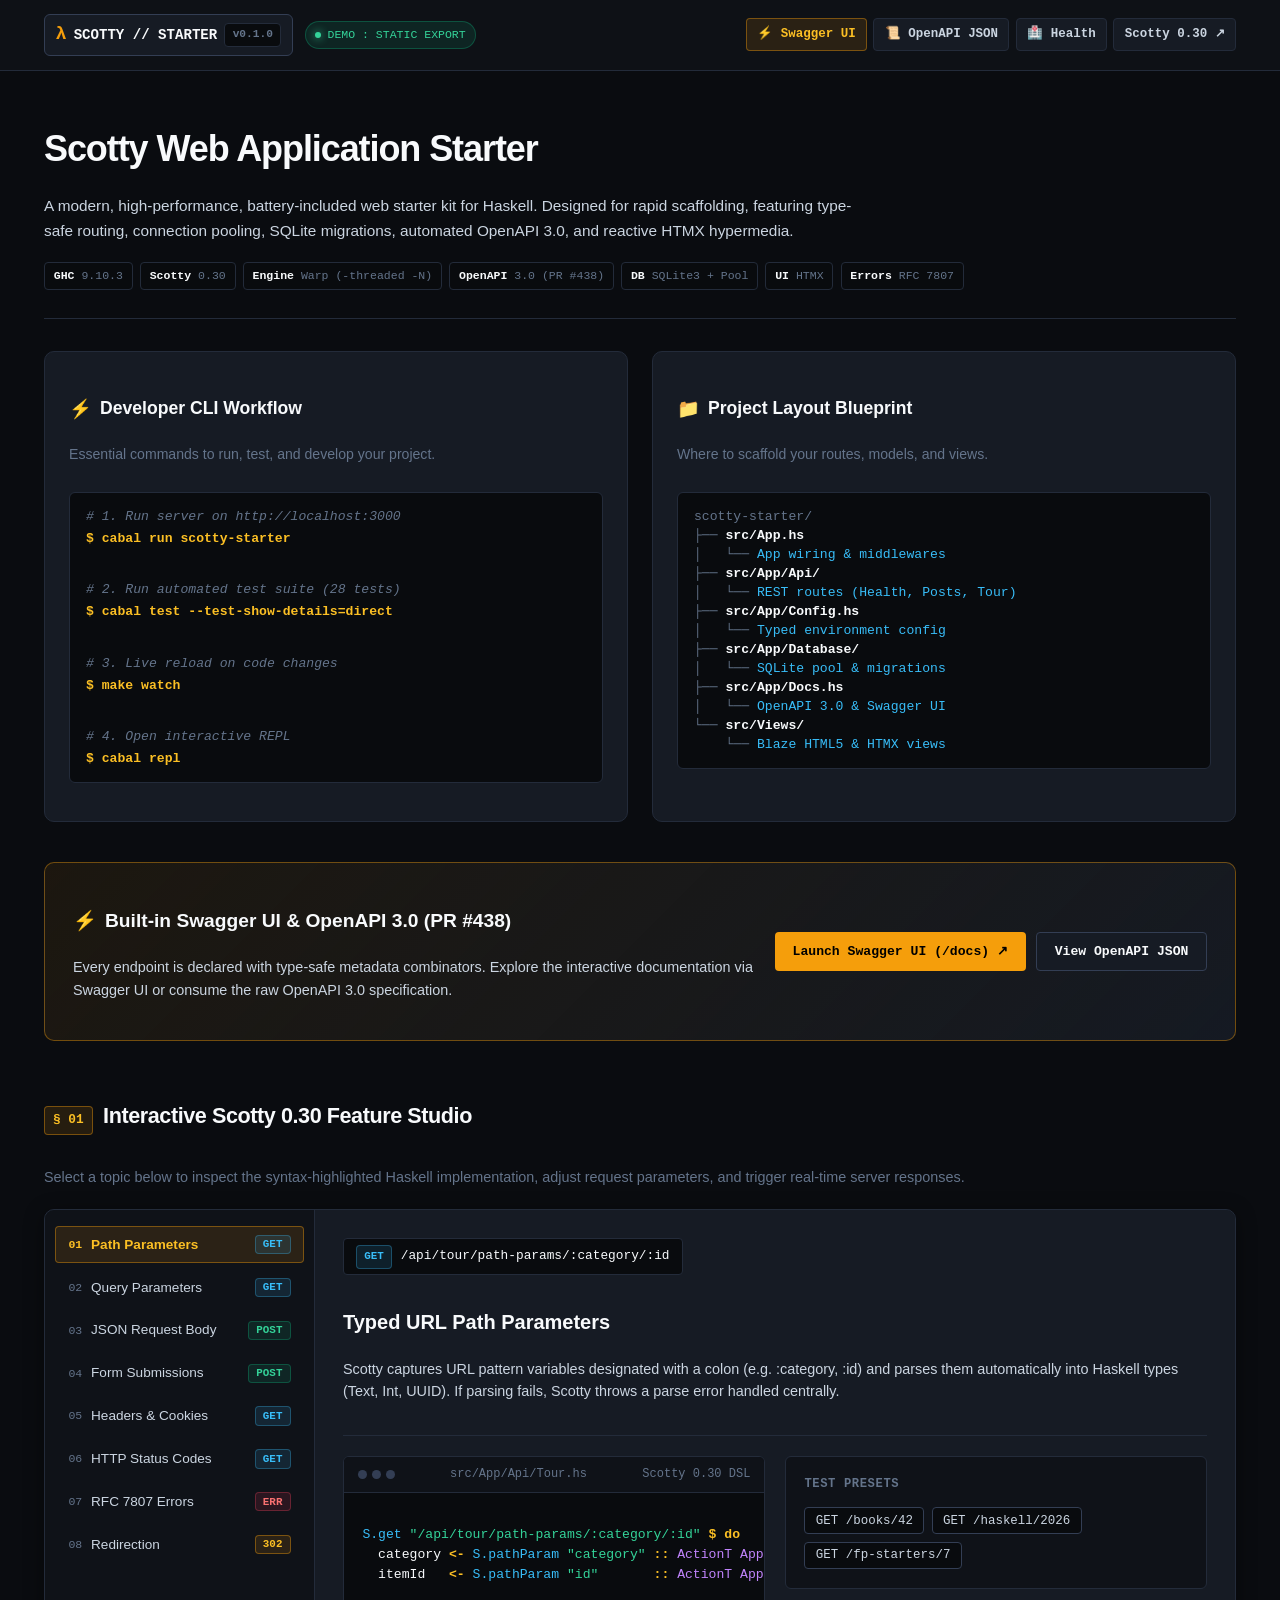
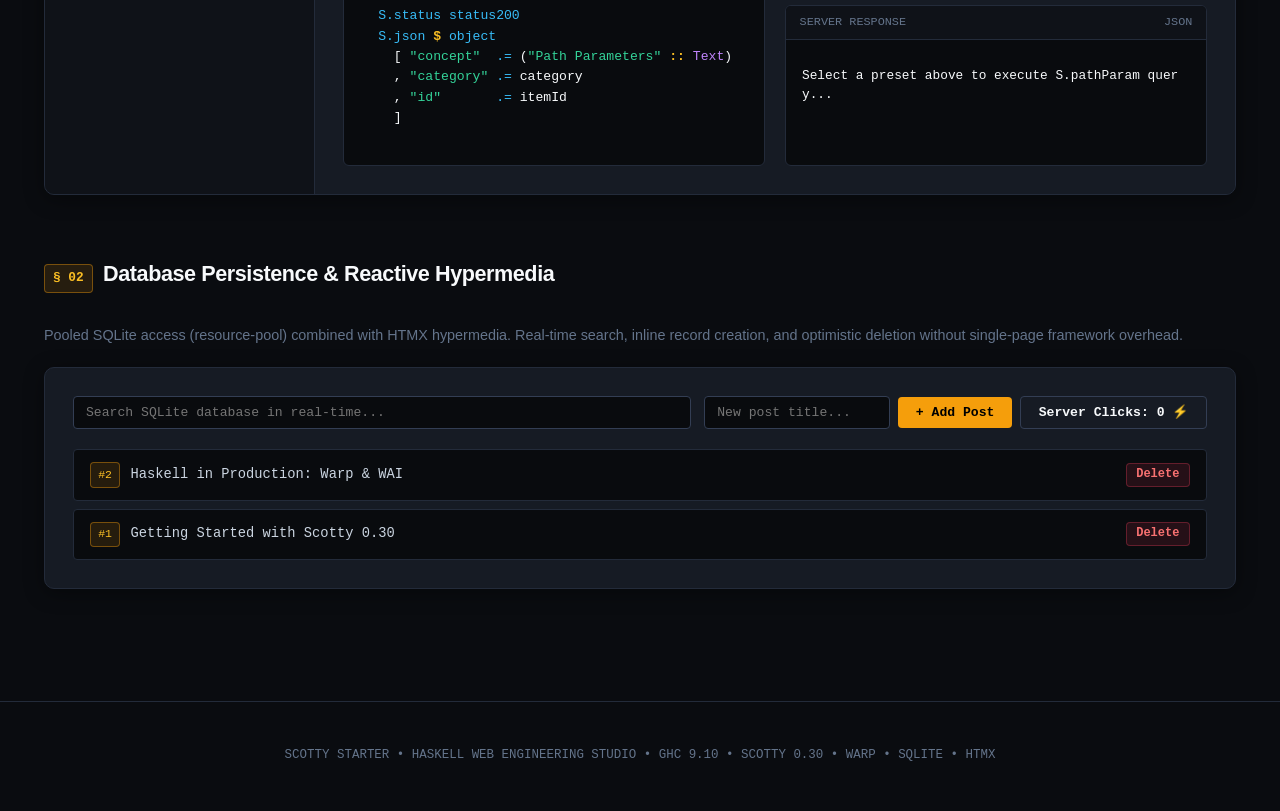
<file: docs/index.html>
<!DOCTYPE HTML>
<html><head><meta charset="utf-8"><meta name="viewport" content="width=device-width, initial-scale=1, maximum-scale=5"><meta name="description" content="Scotty Starter - Production-Ready Haskell Web Application Starter"><title>Scotty Starter // Haskell Web Engineering Studio</title><link rel="icon" href="./favicon.ico"><link rel="stylesheet" href="./css/pure.min.css"><link rel="stylesheet" href="./css/grids-responsive.min.css"><link rel="stylesheet" href="./css/style.css"><script src="./js/htmx.min.js"></script><script>document.addEventListener('htmx:beforeSwap', function(evt) {
  evt.detail.shouldSwap = true;
  evt.detail.isError = false;
});
document.addEventListener('htmx:afterOnLoad', function(evt) {
  var target = evt.detail.target;
  if (target && target.classList.contains('console-output')) {
    try {
      var parsed = JSON.parse(target.textContent);
      target.textContent = JSON.stringify(parsed, null, 2);
    } catch(e) {}
  }
});
function switchTourTab(tabId) {
  var navItems = document.querySelectorAll('.studio-nav-item');
  var panes = document.querySelectorAll('.tour-pane');
  for (var i = 0; i < navItems.length; i++) {
    navItems[i].classList.remove('active');
  }
  for (var j = 0; j < panes.length; j++) {
    panes[j].classList.remove('active');
  }
  var activeBtn = document.querySelector('[data-tab="' + tabId + '"]');
  var activePane = document.getElementById('pane-' + tabId);
  if (activeBtn) activeBtn.classList.add('active');
  if (activePane) activePane.classList.add('active');
}
</script><script>
if ('serviceWorker' in navigator) {
  navigator.serviceWorker.register('./sw.js').then(function(reg) {
    console.log('Scotty SW registered with scope:', reg.scope);
  }).catch(function(err) {
    console.warn('SW registration failed:', err);
  });
}
(function() {
  if (window.__SCOTTY_MOCK_INSTALLED__) return;
  window.__SCOTTY_MOCK_INSTALLED__ = true;

  var clickCounter = 0;
  var nextPostId = 3;
  var posts = [
    { id: 2, title: "Haskell in Production: Warp & WAI" },
    { id: 1, title: "Getting Started with Scotty 0.30" }
  ];

  function escapeHtml(s) {
    return String(s).replace(/&/g, '&amp;').replace(/</g, '&lt;').replace(/>/g, '&gt;').replace(/"/g, '&quot;');
  }
  function renderPost(post) {
    return '<div class="post-card" id="post-' + post.id + '">
' +
      '<div class="post-info">
' +
      '<span class="post-id-chip">#' + post.id + '</span>
' +
      '<span class="post-title">' + escapeHtml(post.title) + '</span>
' +
      '</div>
' +
      '<button class="btn-del" hx-delete="./partials/posts/' + post.id + '" hx-target="#post-' + post.id + '" hx-swap="outerHTML" hx-confirm="Delete this record from SQLite database?">Delete</button>
' +
      '</div>';
  }

  function handleMock(method, urlStr, bodyStr) {
    var url = new URL(urlStr, window.location.href);
    var p = url.pathname;
    method = method.toUpperCase();

    // 1. Path Params
    var m = p.match(/\/api\/tour\/path-params\/([^/]+)\/([^/]+)/);
    if (m && method === 'GET') {
      return { status: 200, ct: 'application/json; charset=utf-8', body: JSON.stringify({
        concept: "Path Parameters",
        category: decodeURIComponent(m[1]),
        id: parseInt(m[2], 10) || m[2]
      }, null, 2) };
    }

    // 2. Query Params
    if (p.indexOf('/api/tour/query-params') !== -1 && method === 'GET') {
      var raw = [];
      url.searchParams.forEach(function(v, k) { raw.push([k, v]); });
      var filter = url.searchParams.get('filter');
      var limit = url.searchParams.get('limit') ? parseInt(url.searchParams.get('limit'), 10) : null;
      return { status: 200, ct: 'application/json; charset=utf-8', body: JSON.stringify({
        concept: "Query Parameters",
        filter: filter,
        limit: limit,
        raw_queries: raw
      }, null, 2) };
    }

    // 3. JSON body
    if (p.indexOf('/api/tour/json-body') !== -1 && method === 'POST') {
      try {
        var parsed = JSON.parse(bodyStr || '{}');
        return { status: 201, ct: 'application/json; charset=utf-8', body: JSON.stringify({
          concept: "JSON Deserialization",
          parsed: parsed
        }, null, 2) };
      } catch(e) {
        return { status: 400, ct: 'application/problem+json; charset=utf-8', body: JSON.stringify({
          type: "about:blank",
          title: "Malformed JSON Request",
          status: 400,
          detail: e.message
        }, null, 2) };
      }
    }

    // 4. Form Params
    if (p.indexOf('/api/tour/form-params') !== -1 && method === 'POST') {
      var sp = new URLSearchParams(bodyStr || '');
      return { status: 201, ct: 'application/json; charset=utf-8', body: JSON.stringify({
        concept: "Form Data Parsing",
        username: sp.get('username') || '',
        email: sp.get('email') || '',
        newsletter: sp.get('newsletter') ? true : null
      }, null, 2) };
    }

    // 5. Headers & Cookies
    if (p.indexOf('/api/tour/headers-and-cookies') !== -1 && method === 'GET') {
      return { status: 200, ct: 'application/json; charset=utf-8', body: JSON.stringify({
        concept: "Headers & Cookies",
        user_agent: navigator.userAgent,
        cookie: "visited=true"
      }, null, 2) };
    }

    // 6. Status Codes
    var scMatch = p.match(/\/api\/tour\/status-codes\/(\d+)/);
    if (scMatch && method === 'GET') {
      var code = parseInt(scMatch[1], 10);
      if (code === 204) {
        return { status: 204, ct: 'text/plain; charset=utf-8', body: '' };
      }
      return { status: code, ct: 'application/json; charset=utf-8', body: JSON.stringify({
        concept: "Status Codes",
        status_code: code
      }, null, 2) };
    }

    // 7. Errors
    var errMatch = p.match(/\/api\/tour\/errors\/([^/]+)/);
    if (errMatch && method === 'GET') {
      var errType = errMatch[1];
      if (errType === 'missing-query') {
        return { status: 400, ct: 'application/problem+json; charset=utf-8', body: JSON.stringify({
          type: "about:blank",
          title: "Missing Query Parameter",
          status: 400,
          detail: "Missing: required_param"
        }, null, 2) };
      } else {
        return { status: 400, ct: 'application/problem+json; charset=utf-8', body: JSON.stringify({
          type: "about:blank",
          title: "Parameter Parse Failure",
          status: 400,
          detail: "Cannot parse: numeric_field (expected Int)"
        }, null, 2) };
      }
    }

    // 8. Health
    if (p.indexOf('/healthz') !== -1) {
      return { status: 200, ct: 'application/json; charset=utf-8', body: JSON.stringify({
        status: "ok",
        app: "scotty-starter",
        version: "0.1.0",
        runtime: "GHC 9.10.3 / Warp / GitHub Pages Static",
        pool_stats: { available: 10, in_use: 0 }
      }, null, 2) };
    }

    // 9. Counter
    if (p.indexOf('/partials/counter') !== -1 && method === 'POST') {
      clickCounter++;
      return { status: 200, ct: 'text/html; charset=utf-8', body: '<button class="btn-secondary" id="counter-btn" hx-post="./partials/counter" hx-target="#counter-btn" hx-swap="outerHTML">Server Clicks: ' + clickCounter + ' ⚡</button>' };
    }

    // 10. Posts search
    if (p.indexOf('/partials/posts/search') !== -1 && method === 'GET') {
      var q = (url.searchParams.get('q') || '').toLowerCase();
      var filtered = posts.filter(function(x) { return x.title.toLowerCase().indexOf(q) !== -1; });
      var html = "";
      if (filtered.length === 0) {
        html = '<div style="grid-column: 1 / -1; padding: 2rem; text-align: center; color: var(--text-dim);">No matching SQLite records found for "' + escapeHtml(q) + '".</div>';
      } else {
        html = filtered.map(renderPost).join('
');
      }
      return { status: 200, ct: 'text/html; charset=utf-8', body: html };
    }

    // 11. Add post
    if (p.indexOf('/partials/posts') !== -1 && method === 'POST') {
      var formP = new URLSearchParams(bodyStr || '');
      var title = (formP.get('title') || 'Untitled Entry').trim();
      var np = { id: nextPostId++, title: title };
      posts.unshift(np);
      return { status: 200, ct: 'text/html; charset=utf-8', body: renderPost(np) };
    }

    // 12. Delete post
    var delMatch = p.match(/\/partials\/posts\/(\d+)/);
    if (delMatch && method === 'DELETE') {
      var delId = parseInt(delMatch[1], 10);
      posts = posts.filter(function(x) { return x.id !== delId; });
      return { status: 200, ct: 'text/html; charset=utf-8', body: '' };
    }

    return null;
  }

  var origOpen = XMLHttpRequest.prototype.open;
  var origSend = XMLHttpRequest.prototype.send;

  XMLHttpRequest.prototype.open = function(method, url) {
    this._method = method;
    this._url = url;
    return origOpen.apply(this, arguments);
  };

  XMLHttpRequest.prototype.send = function(body) {
    var self = this;
    if (navigator.serviceWorker && navigator.serviceWorker.controller) {
      return origSend.apply(this, arguments);
    }
    var mock = handleMock(self._method, self._url, body);
    if (mock) {
      setTimeout(function() {
        Object.defineProperty(self, 'readyState', { value: 4, writable: false });
        Object.defineProperty(self, 'status', { value: mock.status, writable: false });
        Object.defineProperty(self, 'statusText', { value: mock.status === 204 ? 'No Content' : 'OK', writable: false });
        Object.defineProperty(self, 'responseText', { value: mock.body, writable: false });
        Object.defineProperty(self, 'response', { value: mock.body, writable: false });
        self.getResponseHeader = function(h) {
          if (h.toLowerCase() === 'content-type') return mock.ct;
          return null;
        };
        self.getAllResponseHeaders = function() {
          return 'content-type: ' + mock.ct + '
';
        };
        if (typeof self.onreadystatechange === 'function') self.onreadystatechange();
        if (typeof self.onload === 'function') self.onload();
      }, 30);
      return;
    }
    return origSend.apply(this, arguments);
  };

  var origFetch = window.fetch;
  window.fetch = function(input, init) {
    if (navigator.serviceWorker && navigator.serviceWorker.controller) {
      return origFetch.apply(this, arguments);
    }
    var urlStr = typeof input === 'string' ? input : (input && input.url ? input.url : '');
    var method = (init && init.method) || 'GET';
    var body = (init && init.body) || '';
    var mock = handleMock(method, urlStr, body);
    if (mock) {
      return Promise.resolve(new Response(mock.body, {
        status: mock.status,
        headers: { 'Content-Type': mock.ct }
      }));
    }
    return origFetch.apply(this, arguments);
  };
})();
</script></head><body><header class="topbar"><div class="topbar-inner"><div class="brand-wrapper"><a class="brand-badge" href="./"><span class="lambda-glyph">λ</span><span>SCOTTY // STARTER</span><span class="version-pill">v0.1.0</span></a><div class="status-pill"><span class="pulse-dot"></span><span>DEMO : STATIC EXPORT</span></div></div><div class="nav-cluster"><a class="nav-btn swagger-btn" href="./docs.html">⚡ Swagger UI</a><a class="nav-btn" href="./openapi.json">📜 OpenAPI JSON</a><a class="nav-btn" href="./healthz">🏥 Health</a><a class="nav-btn" href="https://github.com/scotty-web/scotty" target="_blank">Scotty 0.30 ↗</a></div></div></header><main class="workbench-container"><div class="masthead"><h1 class="masthead-title">Scotty Web Application Starter</h1><p class="masthead-sub">A modern, high-performance, battery-included web starter kit for Haskell. Designed for rapid scaffolding, featuring type-safe routing, connection pooling, SQLite migrations, automated OpenAPI 3.0, and reactive HTMX hypermedia.</p><div class="spec-strip"><span class="spec-chip"><strong>GHC </strong>9.10.3</span><span class="spec-chip"><strong>Scotty </strong>0.30</span><span class="spec-chip"><strong>Engine </strong>Warp (-threaded -N)</span><span class="spec-chip"><strong>OpenAPI </strong>3.0 (PR #438)</span><span class="spec-chip"><strong>DB </strong>SQLite3 + Pool</span><span class="spec-chip"><strong>UI </strong>HTMX</span><span class="spec-chip"><strong>Errors </strong>RFC 7807</span></div></div><div class="scaffold-grid"><div class="scaffold-card"><h3 class="scaffold-card-title"><span class="lambda-glyph">⚡</span><span>Developer CLI Workflow</span></h3><p class="scaffold-card-desc">Essential commands to run, test, and develop your project.</p><pre class="cli-cheatsheet"><span class="comment"># 1. Run server on http://localhost:3000
</span><span class="cmd">$ cabal run scotty-starter

</span><span class="comment"># 2. Run automated test suite (28 tests)
</span><span class="cmd">$ cabal test --test-show-details=direct

</span><span class="comment"># 3. Live reload on code changes
</span><span class="cmd">$ make watch

</span><span class="comment"># 4. Open interactive REPL
</span><span class="cmd">$ cabal repl</span></pre></div><div class="scaffold-card"><h3 class="scaffold-card-title"><span class="lambda-glyph">📁</span><span>Project Layout Blueprint</span></h3><p class="scaffold-card-desc">Where to scaffold your routes, models, and views.</p><pre class="tree-list">scotty-starter/
├── <strong>src/App.hs</strong>
│   └── <span class="tag">App wiring &amp; middlewares
</span>├── <strong>src/App/Api/</strong>
│   └── <span class="tag">REST routes (Health, Posts, Tour)
</span>├── <strong>src/App/Config.hs</strong>
│   └── <span class="tag">Typed environment config
</span>├── <strong>src/App/Database/</strong>
│   └── <span class="tag">SQLite pool &amp; migrations
</span>├── <strong>src/App/Docs.hs</strong>
│   └── <span class="tag">OpenAPI 3.0 &amp; Swagger UI
</span>└── <strong>src/Views/</strong>
    └── <span class="tag">Blaze HTML5 &amp; HTMX views</span></pre></div></div><div class="swagger-banner"><div class="swagger-banner-content"><h3><span>⚡</span> Built-in Swagger UI &amp; OpenAPI 3.0 (PR #438)</h3><p>Every endpoint is declared with type-safe metadata combinators. Explore the interactive documentation via Swagger UI or consume the raw OpenAPI 3.0 specification.</p></div><div class="swagger-banner-actions"><a class="btn-primary" href="./docs.html">Launch Swagger UI (/docs) ↗</a><a class="btn-secondary" href="./openapi.json">View OpenAPI JSON</a></div></div><div class="section-header"><span class="section-num">§ 01</span><h2 class="section-title">Interactive Scotty 0.30 Feature Studio</h2></div><p class="section-desc">Select a topic below to inspect the syntax-highlighted Haskell implementation, adjust request parameters, and trigger real-time server responses.</p><div class="studio-container"><aside class="studio-sidebar"><button class="studio-nav-item active" data-tab="path-params" onclick="switchTourTab(&#39;path-params&#39;)"><span class="nav-label"><span class="nav-index">01</span><span>Path Parameters</span></span><span class="method-badge get">GET</span></button><button class="studio-nav-item" data-tab="query-params" onclick="switchTourTab(&#39;query-params&#39;)"><span class="nav-label"><span class="nav-index">02</span><span>Query Parameters</span></span><span class="method-badge get">GET</span></button><button class="studio-nav-item" data-tab="json-body" onclick="switchTourTab(&#39;json-body&#39;)"><span class="nav-label"><span class="nav-index">03</span><span>JSON Request Body</span></span><span class="method-badge post">POST</span></button><button class="studio-nav-item" data-tab="form-params" onclick="switchTourTab(&#39;form-params&#39;)"><span class="nav-label"><span class="nav-index">04</span><span>Form Submissions</span></span><span class="method-badge post">POST</span></button><button class="studio-nav-item" data-tab="headers-cookies" onclick="switchTourTab(&#39;headers-cookies&#39;)"><span class="nav-label"><span class="nav-index">05</span><span>Headers &amp; Cookies</span></span><span class="method-badge get">GET</span></button><button class="studio-nav-item" data-tab="status-codes" onclick="switchTourTab(&#39;status-codes&#39;)"><span class="nav-label"><span class="nav-index">06</span><span>HTTP Status Codes</span></span><span class="method-badge get">GET</span></button><button class="studio-nav-item" data-tab="error-handling" onclick="switchTourTab(&#39;error-handling&#39;)"><span class="nav-label"><span class="nav-index">07</span><span>RFC 7807 Errors</span></span><span class="method-badge err">ERR</span></button><button class="studio-nav-item" data-tab="redirection" onclick="switchTourTab(&#39;redirection&#39;)"><span class="nav-label"><span class="nav-index">08</span><span>Redirection</span></span><span class="method-badge redir">302</span></button></aside><div class="studio-stage"><div id="pane-path-params" class="tour-pane active"><div class="pane-header"><div class="pane-route"><span class="method-badge get">GET</span><span>/api/tour/path-params/:category/:id</span></div><h3 class="pane-title">Typed URL Path Parameters</h3><p class="pane-description">Scotty captures URL pattern variables designated with a colon (e.g. :category, :id) and parses them automatically into Haskell types (Text, Int, UUID). If parsing fails, Scotty throws a parse error handled centrally.</p></div><div class="studio-work-area"><div class="code-window"><div class="window-bar"><div class="window-dots"><span class="window-dot"></span><span class="window-dot"></span><span class="window-dot"></span></div><span>src/App/Api/Tour.hs</span><span>Scotty 0.30 DSL</span></div><pre class="code-snippet"><span class="syn-fn">S.get</span> <span class="syn-str">&quot;/api/tour/path-params/:category/:id&quot;</span> <span class="syn-kw">$</span> <span class="syn-kw">do</span>
  category <span class="syn-kw">&lt;-</span> <span class="syn-fn">S.pathParam</span> <span class="syn-str">&quot;category&quot;</span> <span class="syn-kw">::</span> <span class="syn-type">ActionT</span> <span class="syn-type">AppM</span> <span class="syn-type">Text</span>
  itemId   <span class="syn-kw">&lt;-</span> <span class="syn-fn">S.pathParam</span> <span class="syn-str">&quot;id&quot;</span>       <span class="syn-kw">::</span> <span class="syn-type">ActionT</span> <span class="syn-type">AppM</span> <span class="syn-type">Int</span>

  <span class="syn-fn">S.status</span> <span class="syn-fn">status200</span>
  <span class="syn-fn">S.json</span> <span class="syn-kw">$</span> <span class="syn-fn">object</span>
    [ <span class="syn-str">&quot;concept&quot;</span>  <span class="syn-fn">.=</span> (<span class="syn-str">&quot;Path Parameters&quot;</span> <span class="syn-kw">::</span> <span class="syn-type">Text</span>)
    , <span class="syn-str">&quot;category&quot;</span> <span class="syn-fn">.=</span> category
    , <span class="syn-str">&quot;id&quot;</span>       <span class="syn-fn">.=</span> itemId
    ]</pre></div><div class="test-panel"><div class="control-box"><span class="control-box-title">Test Presets</span><div class="preset-buttons"><button class="btn-preset" hx-get="./api/tour/path-params/books/42" hx-target="#console-path">GET /books/42</button><button class="btn-preset" hx-get="./api/tour/path-params/haskell/2026" hx-target="#console-path">GET /haskell/2026</button><button class="btn-preset" hx-get="./api/tour/path-params/fp-starters/7" hx-target="#console-path">GET /fp-starters/7</button></div></div><div class="console-box"><div class="console-bar"><span>SERVER RESPONSE</span><span>JSON</span></div><pre id="console-path" class="console-output">Select a preset above to execute S.pathParam query...</pre></div></div></div></div><div id="pane-query-params" class="tour-pane"><div class="pane-header"><div class="pane-route"><span class="method-badge get">GET</span><span>/api/tour/query-params?filter=...&amp;limit=...</span></div><h3 class="pane-title">Optional &amp; Required Query Parameters</h3><p class="pane-description">Scotty provides S.queryParam for required parameters (throwing QueryParameterNotFound if absent), S.queryParamMaybe for optional parameters (returning Maybe a), and S.queryParams for raw key-value pairs.</p></div><div class="studio-work-area"><div class="code-window"><div class="window-bar"><div class="window-dots"><span class="window-dot"></span><span class="window-dot"></span><span class="window-dot"></span></div><span>src/App/Api/Tour.hs</span><span>Scotty 0.30 DSL</span></div><pre class="code-snippet"><span class="syn-fn">S.get</span> <span class="syn-str">&quot;/api/tour/query-params&quot;</span> <span class="syn-kw">$</span> <span class="syn-kw">do</span>
  filterVal  <span class="syn-kw">&lt;-</span> <span class="syn-fn">S.queryParamMaybe</span> <span class="syn-str">&quot;filter&quot;</span> <span class="syn-kw">::</span> <span class="syn-type">ActionT</span> <span class="syn-type">AppM</span> (<span class="syn-type">Maybe</span> <span class="syn-type">Text</span>)
  limitVal   <span class="syn-kw">&lt;-</span> <span class="syn-fn">S.queryParamMaybe</span> <span class="syn-str">&quot;limit&quot;</span>  <span class="syn-kw">::</span> <span class="syn-type">ActionT</span> <span class="syn-type">AppM</span> (<span class="syn-type">Maybe</span> <span class="syn-type">Int</span>)
  rawQueries <span class="syn-kw">&lt;-</span> <span class="syn-fn">S.queryParams</span>

  <span class="syn-fn">S.status</span> <span class="syn-fn">status200</span>
  <span class="syn-fn">S.json</span> <span class="syn-kw">$</span> <span class="syn-fn">object</span>
    [ <span class="syn-str">&quot;concept&quot;</span>     <span class="syn-fn">.=</span> (<span class="syn-str">&quot;Query Parameters&quot;</span> <span class="syn-kw">::</span> <span class="syn-type">Text</span>)
    , <span class="syn-str">&quot;filter&quot;</span>      <span class="syn-fn">.=</span> filterVal
    , <span class="syn-str">&quot;limit&quot;</span>       <span class="syn-fn">.=</span> limitVal
    , <span class="syn-str">&quot;raw_queries&quot;</span> <span class="syn-fn">.=</span> rawQueries
    ]</pre></div><div class="test-panel"><div class="control-box"><span class="control-box-title">Test Presets</span><div class="preset-buttons"><button class="btn-preset" hx-get="./api/tour/query-params?filter=functional&amp;limit=5&amp;active=true" hx-target="#console-query">?filter=functional&amp;limit=5&amp;active=true</button><button class="btn-preset" hx-get="./api/tour/query-params?filter=haskell&amp;limit=2" hx-target="#console-query">?filter=haskell&amp;limit=2</button><button class="btn-preset" hx-get="./api/tour/query-params" hx-target="#console-query">Default (No query params)</button></div></div><div class="console-box"><div class="console-bar"><span>SERVER RESPONSE</span><span>JSON</span></div><pre id="console-query" class="console-output">Select a preset above to test query parameter parsing...</pre></div></div></div></div><div id="pane-json-body" class="tour-pane"><div class="pane-header"><div class="pane-route"><span class="method-badge post">POST</span><span>/api/tour/json-body</span></div><h3 class="pane-title">Typed JSON Deserialization via Aeson</h3><p class="pane-description">Using S.jsonData, Scotty streams and deserializes incoming JSON payloads directly into strongly-typed Haskell data records. Malformed JSON automatically triggers the centralized RFC 7807 error handler.</p></div><div class="studio-work-area"><div class="code-window"><div class="window-bar"><div class="window-dots"><span class="window-dot"></span><span class="window-dot"></span><span class="window-dot"></span></div><span>src/App/Api/Tour.hs</span><span>Scotty 0.30 DSL</span></div><pre class="code-snippet"><span class="syn-kw">data</span> <span class="syn-type">TourPayload</span> <span class="syn-kw">=</span> <span class="syn-type">TourPayload</span>
  { name   <span class="syn-kw">::</span> <span class="syn-kw">!</span><span class="syn-type">Text</span>
  , role   <span class="syn-kw">::</span> <span class="syn-kw">!</span><span class="syn-type">Text</span>
  , skills <span class="syn-kw">::</span> <span class="syn-kw">![</span><span class="syn-type">Text</span>]
  } <span class="syn-kw">deriving</span> (<span class="syn-type">Generic</span>, <span class="syn-type">FromJSON</span>, <span class="syn-type">ToJSON</span>)

<span class="syn-fn">S.post</span> <span class="syn-str">&quot;/api/tour/json-body&quot;</span> <span class="syn-kw">$</span> <span class="syn-kw">do</span>
  payload <span class="syn-kw">&lt;-</span> <span class="syn-fn">S.jsonData</span> <span class="syn-kw">::</span> <span class="syn-type">ActionT</span> <span class="syn-type">AppM</span> <span class="syn-type">TourPayload</span>
  <span class="syn-fn">S.status</span> <span class="syn-fn">status201</span>
  <span class="syn-fn">S.json</span> <span class="syn-kw">$</span> <span class="syn-fn">object</span>
    [ <span class="syn-str">&quot;concept&quot;</span> <span class="syn-fn">.=</span> (<span class="syn-str">&quot;JSON Deserialization&quot;</span> <span class="syn-kw">::</span> <span class="syn-type">Text</span>)
    , <span class="syn-str">&quot;parsed&quot;</span>  <span class="syn-fn">.=</span> payload
    ]</pre></div><div class="test-panel"><div class="control-box"><span class="control-box-title">Test Payloads</span><div class="preset-buttons"><button class="btn-primary" onclick="fetch(&#39;/api/tour/json-body&#39;, {method: &#39;POST&#39;, headers: {&#39;Content-Type&#39;: &#39;application/json&#39;}, body: JSON.stringify({name: &#39;Alonzo Church&#39;, role: &#39;Logician&#39;, skills: [&#39;Lambda Calculus&#39;, &#39;Type Theory&#39;]})}).then(r =&gt; r.json()).then(d =&gt; { document.getElementById(&#39;console-json&#39;).textContent = JSON.stringify(d, null, 2); })">POST Alonzo Church</button><button class="btn-secondary" onclick="fetch(&#39;/api/tour/json-body&#39;, {method: &#39;POST&#39;, headers: {&#39;Content-Type&#39;: &#39;application/json&#39;}, body: JSON.stringify({name: &#39;Ada Lovelace&#39;, role: &#39;Architect&#39;, skills: [&#39;Analytical Engine&#39;, &#39;Concurrency&#39;]})}).then(r =&gt; r.json()).then(d =&gt; { document.getElementById(&#39;console-json&#39;).textContent = JSON.stringify(d, null, 2); })">POST Ada Lovelace</button></div></div><div class="console-box"><div class="console-bar"><span>SERVER RESPONSE</span><span>JSON</span></div><pre id="console-json" class="console-output">Click a payload button to POST typed JSON to S.jsonData...</pre></div></div></div></div><div id="pane-form-params" class="tour-pane"><div class="pane-header"><div class="pane-route"><span class="method-badge post">POST</span><span>/api/tour/form-params</span></div><h3 class="pane-title">URL-Encoded Multipart Form Processing</h3><p class="pane-description">Scotty handles standard HTML form body submissions seamlessly using S.formParam and S.formParamMaybe, converting form fields into typed Haskell variables.</p></div><div class="studio-work-area"><div class="code-window"><div class="window-bar"><div class="window-dots"><span class="window-dot"></span><span class="window-dot"></span><span class="window-dot"></span></div><span>src/App/Api/Tour.hs</span><span>Scotty 0.30 DSL</span></div><pre class="code-snippet"><span class="syn-fn">S.post</span> <span class="syn-str">&quot;/api/tour/form-params&quot;</span> <span class="syn-kw">$</span> <span class="syn-kw">do</span>
  uname <span class="syn-kw">&lt;-</span> <span class="syn-fn">S.formParam</span> <span class="syn-str">&quot;username&quot;</span>   <span class="syn-kw">::</span> <span class="syn-type">ActionT</span> <span class="syn-type">AppM</span> <span class="syn-type">Text</span>
  email <span class="syn-kw">&lt;-</span> <span class="syn-fn">S.formParam</span> <span class="syn-str">&quot;email&quot;</span>      <span class="syn-kw">::</span> <span class="syn-type">ActionT</span> <span class="syn-type">AppM</span> <span class="syn-type">Text</span>
  news  <span class="syn-kw">&lt;-</span> <span class="syn-fn">S.formParamMaybe</span> <span class="syn-str">&quot;newsletter&quot;</span> <span class="syn-kw">::</span> <span class="syn-type">ActionT</span> <span class="syn-type">AppM</span> (<span class="syn-type">Maybe</span> <span class="syn-type">Bool</span>)

  <span class="syn-fn">S.status</span> <span class="syn-fn">status201</span>
  <span class="syn-fn">S.json</span> <span class="syn-kw">$</span> <span class="syn-fn">object</span>
    [ <span class="syn-str">&quot;concept&quot;</span>    <span class="syn-fn">.=</span> (<span class="syn-str">&quot;Form Data Parsing&quot;</span> <span class="syn-kw">::</span> <span class="syn-type">Text</span>)
    , <span class="syn-str">&quot;username&quot;</span>   <span class="syn-fn">.=</span> uname
    , <span class="syn-str">&quot;email&quot;</span>      <span class="syn-fn">.=</span> email
    , <span class="syn-str">&quot;newsletter&quot;</span> <span class="syn-fn">.=</span> news
    ]</pre></div><div class="test-panel"><div class="control-box"><span class="control-box-title">Interactive Form</span><form class="form-row" hx-post="./api/tour/form-params" hx-target="#console-form"><input type="text" name="username" class="form-input" placeholder="Username" value="simon_pj"><input type="email" name="email" class="form-input" placeholder="Email" value="simon@ghc.dev"><button type="submit" class="btn-primary">Submit Form</button></form></div><div class="console-box"><div class="console-bar"><span>SERVER RESPONSE</span><span>JSON</span></div><pre id="console-form" class="console-output">Submit the form above to inspect S.formParam extraction...</pre></div></div></div></div><div id="pane-headers-cookies" class="tour-pane"><div class="pane-header"><div class="pane-route"><span class="method-badge get">GET</span><span>/api/tour/headers-and-cookies</span></div><h3 class="pane-title">Request Headers &amp; Cookie Management</h3><p class="pane-description">Read incoming request headers (S.header), inspect client cookies (getCookie), set custom response headers (S.setHeader), and set cookies with ease.</p></div><div class="studio-work-area"><div class="code-window"><div class="window-bar"><div class="window-dots"><span class="window-dot"></span><span class="window-dot"></span><span class="window-dot"></span></div><span>src/App/Api/Tour.hs</span><span>Scotty 0.30 DSL</span></div><pre class="code-snippet"><span class="syn-fn">S.get</span> <span class="syn-str">&quot;/api/tour/headers-and-cookies&quot;</span> <span class="syn-kw">$</span> <span class="syn-kw">do</span>
  ua &lt;- <span class="syn-fn">S.header</span> <span class="syn-str">&quot;User-Agent&quot;</span>
  c  &lt;- <span class="syn-fn">getCookie</span> <span class="syn-str">&quot;visited&quot;</span>

  <span class="syn-cm">-- Set custom response header and cookie
</span>  <span class="syn-fn">S.setHeader</span> <span class="syn-str">&quot;X-Scotty-Powered-By&quot;</span> <span class="syn-str">&quot;Scotty 0.30 (Haskell)&quot;</span>
  <span class="syn-fn">setSimpleCookie</span> <span class="syn-str">&quot;visited&quot;</span> <span class="syn-str">&quot;true&quot;</span>

  <span class="syn-fn">S.status</span> <span class="syn-fn">status200</span>
  <span class="syn-fn">S.json</span> <span class="syn-kw">$</span> <span class="syn-fn">object</span>
    [ <span class="syn-str">&quot;concept&quot;</span>    <span class="syn-fn">.=</span> (<span class="syn-str">&quot;Headers &amp; Cookies&quot;</span> <span class="syn-kw">::</span> <span class="syn-type">Text</span>)
    , <span class="syn-str">&quot;user_agent&quot;</span> <span class="syn-fn">.=</span> (<span class="syn-fn">fmap</span> <span class="syn-fn">TL.toStrict</span> ua)
    , <span class="syn-str">&quot;cookie&quot;</span>     <span class="syn-fn">.=</span> c
    ]</pre></div><div class="test-panel"><div class="control-box"><span class="control-box-title">Test Controls</span><div class="preset-buttons"><button class="btn-primary" hx-get="./api/tour/headers-and-cookies" hx-target="#console-headers">Send Request &amp; Issue Cookie</button></div></div><div class="console-box"><div class="console-bar"><span>SERVER RESPONSE</span><span>JSON</span></div><pre id="console-headers" class="console-output">Click above to read client headers and set response cookie...</pre></div></div></div></div><div id="pane-status-codes" class="tour-pane"><div class="pane-header"><div class="pane-route"><span class="method-badge get">GET</span><span>/api/tour/status-codes/:code</span></div><h3 class="pane-title">Dynamic HTTP Response Status Codes</h3><p class="pane-description">Scotty allows returning any valid HTTP status code dynamically via S.status and Network.HTTP.Types.Status.mkStatus.</p></div><div class="studio-work-area"><div class="code-window"><div class="window-bar"><div class="window-dots"><span class="window-dot"></span><span class="window-dot"></span><span class="window-dot"></span></div><span>src/App/Api/Tour.hs</span><span>Scotty 0.30 DSL</span></div><pre class="code-snippet"><span class="syn-fn">S.get</span> <span class="syn-str">&quot;/api/tour/status-codes/:code&quot;</span> <span class="syn-kw">$</span> <span class="syn-kw">do</span>
  codeInt <span class="syn-kw">&lt;-</span> <span class="syn-fn">S.pathParam</span> <span class="syn-str">&quot;code&quot;</span> <span class="syn-kw">::</span> <span class="syn-type">ActionT</span> <span class="syn-type">AppM</span> <span class="syn-type">Int</span>
  <span class="syn-kw">let</span> sc = <span class="syn-fn">mkStatus</span> codeInt <span class="syn-str">&quot;Custom Status&quot;</span>

  <span class="syn-fn">S.status</span> sc
  <span class="syn-kw">if</span> codeInt <span class="syn-kw">==</span> <span class="syn-num">204</span>
    <span class="syn-kw">then</span> <span class="syn-fn">S.raw</span> <span class="syn-str">&quot;&quot;</span>
    <span class="syn-kw">else</span> <span class="syn-fn">S.json</span> <span class="syn-kw">$</span> <span class="syn-fn">object</span>
      [ <span class="syn-str">&quot;concept&quot;</span>     <span class="syn-fn">.=</span> (<span class="syn-str">&quot;Status Codes&quot;</span> <span class="syn-kw">::</span> <span class="syn-type">Text</span>)
      , <span class="syn-str">&quot;status_code&quot;</span> <span class="syn-fn">.=</span> codeInt
      ]</pre></div><div class="test-panel"><div class="control-box"><span class="control-box-title">Select Status Code</span><div class="preset-buttons"><button class="btn-preset" hx-get="./api/tour/status-codes/200" hx-target="#console-status">200 OK</button><button class="btn-preset" hx-get="./api/tour/status-codes/201" hx-target="#console-status">201 Created</button><button class="btn-preset" hx-get="./api/tour/status-codes/204" hx-target="#console-status">204 No Content</button><button class="btn-preset" hx-get="./api/tour/status-codes/400" hx-target="#console-status">400 Bad Request</button><button class="btn-preset" hx-get="./api/tour/status-codes/404" hx-target="#console-status">404 Not Found</button><button class="btn-preset" hx-get="./api/tour/status-codes/418" hx-target="#console-status">418 I&#39;m a Teapot</button></div></div><div class="console-box"><div class="console-bar"><span>SERVER RESPONSE</span><span>STATUS TEST</span></div><pre id="console-status" class="console-output">Select a status code to test S.status dispatch...</pre></div></div></div></div><div id="pane-error-handling" class="tour-pane"><div class="pane-header"><div class="pane-route"><span class="method-badge err">ERR</span><span>/api/tour/errors/:type</span></div><h3 class="pane-title">Centralized Error Boundaries &amp; RFC 7807</h3><p class="pane-description">Scotty provides S.defaultHandler to catch unhandled exceptions. In Scotty Starter, this converts errors into standard RFC 7807 Problem Details (application/problem+json) with titles, status codes, and diagnostics.</p></div><div class="studio-work-area"><div class="code-window"><div class="window-bar"><div class="window-dots"><span class="window-dot"></span><span class="window-dot"></span><span class="window-dot"></span></div><span>src/App/Middleware/ErrorHandler.hs</span><span>Scotty 0.30 DSL</span></div><pre class="code-snippet"><span class="syn-type">appErrorHandler</span> <span class="syn-kw">::</span> <span class="syn-type">ScottyException</span> <span class="syn-kw">-&gt;</span> <span class="syn-type">ActionT</span> m ()
<span class="syn-type">appErrorHandler</span> <span class="syn-kw">=</span> <span class="syn-kw">\case</span>
  <span class="syn-type">QueryParameterNotFound</span> p <span class="syn-kw">-&gt;</span>
    <span class="syn-fn">rfc7807</span> <span class="syn-fn">status400</span> <span class="syn-str">&quot;Missing Query Parameter&quot;</span> (<span class="syn-str">&quot;Missing: &quot;</span> <span class="syn-fn">&lt;&gt;</span> p)
  <span class="syn-type">FailedToParseParameter</span> p <span class="syn-kw">-&gt;</span>
    <span class="syn-fn">rfc7807</span> <span class="syn-fn">status400</span> <span class="syn-str">&quot;Parameter Parse Failure&quot;</span> (<span class="syn-str">&quot;Cannot parse: &quot;</span> <span class="syn-fn">&lt;&gt;</span> p)
  other <span class="syn-kw">-&gt;</span>
    <span class="syn-fn">rfc7807</span> <span class="syn-fn">status500</span> <span class="syn-str">&quot;Internal Server Error&quot;</span> (<span class="syn-fn">T.pack</span> (<span class="syn-fn">show</span> other))</pre></div><div class="test-panel"><div class="control-box"><span class="control-box-title">Trigger Errors Deliberately</span><div class="preset-buttons"><button class="btn-preset" hx-get="./api/tour/errors/missing-query" hx-target="#console-errors">Trigger Missing Query</button><button class="btn-preset" hx-get="./api/tour/errors/bad-int?numeric_field=not_an_int" hx-target="#console-errors">Trigger Bad Int Parse</button></div></div><div class="console-box"><div class="console-bar"><span>SERVER RESPONSE</span><span>RFC 7807</span></div><pre id="console-errors" class="console-output">Trigger an exception to inspect the RFC 7807 Problem Details payload...</pre></div></div></div></div><div id="pane-redirection" class="tour-pane"><div class="pane-header"><div class="pane-route"><span class="method-badge redir">302</span><span>/api/tour/redirect-to-docs</span></div><h3 class="pane-title">HTTP Redirection via S.redirect</h3><p class="pane-description">Scotty provides S.redirect to issue 302 Found HTTP redirects to internal or external URLs.</p></div><div class="studio-work-area"><div class="code-window"><div class="window-bar"><div class="window-dots"><span class="window-dot"></span><span class="window-dot"></span><span class="window-dot"></span></div><span>src/App/Api/Tour.hs</span><span>Scotty 0.30 DSL</span></div><pre class="code-snippet"><span class="syn-fn">S.get</span> <span class="syn-str">&quot;/api/tour/redirect-to-docs&quot;</span> <span class="syn-kw">$</span> <span class="syn-kw">do</span>
  <span class="syn-cm">-- Issues HTTP 302 Found with Location: /docs
</span>  <span class="syn-fn">S.redirect</span> <span class="syn-str">&quot;/docs&quot;</span></pre></div><div class="test-panel"><div class="control-box"><span class="control-box-title">Execute Redirection</span><div class="preset-buttons"><a class="btn-primary" href="./docs.html">Execute S.redirect to /docs ↗</a></div></div><div class="console-box"><div class="console-bar"><span>NOTES</span><span>302 FOUND</span></div><pre class="console-output">Clicking the button above navigates to /api/tour/redirect-to-docs, which dispatches S.redirect &quot;/docs&quot;.</pre></div></div></div></div></div></div><div class="section-header"><span class="section-num">§ 02</span><h2 class="section-title">Database Persistence &amp; Reactive Hypermedia</h2></div><p class="section-desc">Pooled SQLite access (resource-pool) combined with HTMX hypermedia. Real-time search, inline record creation, and optimistic deletion without single-page framework overhead.</p><div class="database-section"><div class="db-toolbar"><input type="search" name="q" class="form-input" placeholder="Search SQLite database in real-time..." autocomplete="off" hx-get="./partials/posts/search" hx-trigger="keyup changed delay:150ms, search" hx-target="#posts-container"><form class="form-row" hx-post="./partials/posts" hx-target="#posts-container" hx-swap="afterbegin" hx-on::after-request="if(event.detail.successful) this.reset()"><input type="text" name="title" class="form-input" placeholder="New post title..." required="true"><button type="submit" class="btn-primary">+ Add Post</button><button class="btn-secondary" id="counter-btn" hx-post="./partials/counter" hx-target="#counter-btn" hx-swap="outerHTML">Server Clicks: 0 ⚡</button></form></div><div id="posts-container" class="posts-list"><div class="post-card" id="post-2"><div class="post-info"><span class="post-id-chip">#2</span><span class="post-title">Haskell in Production: Warp &amp; WAI</span></div><button class="btn-del" hx-delete="./partials/posts/2" hx-target="#post-2" hx-swap="outerHTML" hx-confirm="Delete this record from SQLite database?">Delete</button></div><div class="post-card" id="post-1"><div class="post-info"><span class="post-id-chip">#1</span><span class="post-title">Getting Started with Scotty 0.30</span></div><button class="btn-del" hx-delete="./partials/posts/1" hx-target="#post-1" hx-swap="outerHTML" hx-confirm="Delete this record from SQLite database?">Delete</button></div></div></div></main><footer><p>SCOTTY STARTER • HASKELL WEB ENGINEERING STUDIO • GHC 9.10 • SCOTTY 0.30 • WARP • SQLITE • HTMX</p></footer></body></html>
</file>
<file: docs/css/style.css>
/* ==========================================================================
   SCOTTY STARTER - Haskell Web Engineering Studio
   Aesthetic: Dark Slate, Solarized Amber & Phosphor Emerald
   Built on Pure.css Responsive Foundation
   100% Mobile Responsive, Syntax Highlighted & Self-Contained
   ========================================================================== */

:root {
  --font-mono: ui-monospace, "SF Mono", "JetBrains Mono", Menlo, Monaco, Consolas, monospace;
  --font-sans: -apple-system, BlinkMacSystemFont, "Inter", "Segoe UI", Roboto, "Helvetica Neue", Arial, sans-serif;

  /* Palette: Dark Slate Canvas & Industrial Amber / Phosphor */
  --bg-deep: #0a0c10;
  --bg-canvas: #0f1218;
  --bg-panel: #161b24;
  --bg-panel-hover: #1c232f;
  --bg-inset: #090b0e;
  --bg-subtle: #202734;

  /* Borders */
  --border-subtle: #232b3a;
  --border-strong: #333e54;
  --border-amber: rgba(245, 158, 11, 0.4);
  --border-amber-glow: rgba(245, 158, 11, 0.15);

  /* Typography Colors */
  --text-bright: #f8fafc;
  --text-main: #cbd5e1;
  --text-muted: #64748b;
  --text-dim: #475569;
  --text-amber: #fbbf24;
  --text-cyan: #38bdf8;
  --text-emerald: #34d399;
  --text-rose: #f87171;
  --text-purple: #c084fc;

  /* Amber Primary */
  --amber-primary: #f59e0b;
  --amber-hover: #d97706;
  --amber-subtle: rgba(245, 158, 11, 0.12);

  /* Semantic Accents */
  --emerald: #10b981;
  --emerald-subtle: rgba(16, 185, 129, 0.12);
  --emerald-border: rgba(16, 185, 129, 0.3);

  --cyan: #38bdf8;
  --cyan-subtle: rgba(56, 189, 248, 0.12);
  --cyan-border: rgba(56, 189, 248, 0.3);

  --rose: #f43f5e;
  --rose-subtle: rgba(244, 63, 94, 0.12);
  --rose-border: rgba(244, 63, 94, 0.3);

  /* Radii */
  --radius-xs: 4px;
  --radius-sm: 6px;
  --radius-md: 10px;
  --radius-lg: 14px;
}

/* ==========================================================================
   Mobile-First Reset & Core Layout
   ========================================================================== */

*, *::before, *::after {
  box-sizing: border-box;
}

html, body {
  width: 100%;
  max-width: 100vw;
  overflow-x: hidden;
  margin: 0;
  padding: 0;
  background-color: var(--bg-deep);
  color: var(--text-main);
  font-family: var(--font-sans);
  line-height: 1.6;
  -webkit-font-smoothing: antialiased;
  -moz-osx-font-smoothing: grayscale;
}

a {
  color: var(--text-amber);
  text-decoration: none;
  transition: all 0.15s ease;
}

a:hover {
  color: #fde68a;
  text-decoration: none;
}

/* ==========================================================================
   Header & Top Navigation (Mobile-First)
   ========================================================================== */

.topbar {
  width: 100%;
  background-color: rgba(15, 18, 24, 0.95);
  backdrop-filter: blur(12px);
  -webkit-backdrop-filter: blur(12px);
  border-bottom: 1px solid var(--border-subtle);
  position: sticky;
  top: 0;
  z-index: 100;
}

.topbar-inner {
  width: 100%;
  max-width: 1240px;
  margin: 0 auto;
  padding: 0.75rem 1rem;
  display: flex;
  flex-direction: column;
  gap: 0.65rem;
}

@media (min-width: 768px) {
  .topbar-inner {
    flex-direction: row;
    justify-content: space-between;
    align-items: center;
    padding: 0.85rem 1.5rem;
  }
}

.brand-wrapper {
  display: flex;
  align-items: center;
  justify-content: space-between;
  width: 100%;
  flex-wrap: wrap;
  gap: 0.5rem;
}

@media (min-width: 768px) {
  .brand-wrapper {
    width: auto;
    justify-content: flex-start;
    gap: 0.75rem;
  }
}

.brand-badge {
  display: inline-flex;
  align-items: center;
  gap: 0.45rem;
  font-family: var(--font-mono);
  font-size: 0.88rem;
  font-weight: 700;
  color: var(--text-bright);
  background: var(--bg-panel);
  padding: 0.35rem 0.65rem;
  border-radius: var(--radius-sm);
  border: 1px solid var(--border-strong);
  transition: all 0.15s ease;
}

.brand-badge:hover {
  border-color: var(--amber-primary);
  background: var(--bg-panel-hover);
}

.lambda-glyph {
  color: var(--amber-primary);
  font-size: 1.15rem;
  font-weight: 900;
}

.version-pill {
  font-family: var(--font-mono);
  font-size: 0.7rem;
  color: var(--text-muted);
  background: var(--bg-inset);
  padding: 0.15rem 0.45rem;
  border-radius: var(--radius-xs);
  border: 1px solid var(--border-subtle);
}

.status-pill {
  display: inline-flex;
  align-items: center;
  gap: 0.4rem;
  font-family: var(--font-mono);
  font-size: 0.72rem;
  color: var(--text-emerald);
  background: var(--emerald-subtle);
  padding: 0.25rem 0.6rem;
  border-radius: 9999px;
  border: 1px solid var(--emerald-border);
}

.pulse-dot {
  width: 6px;
  height: 6px;
  background-color: var(--text-emerald);
  border-radius: 50%;
  box-shadow: 0 0 8px var(--text-emerald);
}

.nav-cluster {
  display: flex;
  gap: 0.4rem;
  align-items: center;
  flex-wrap: wrap;
  width: 100%;
}

@media (min-width: 768px) {
  .nav-cluster {
    width: auto;
  }
}

.nav-btn {
  font-family: var(--font-mono);
  font-size: 0.78rem;
  font-weight: 600;
  padding: 0.35rem 0.65rem;
  border-radius: var(--radius-xs);
  border: 1px solid var(--border-subtle);
  background: var(--bg-panel);
  color: var(--text-main);
  display: inline-flex;
  align-items: center;
  gap: 0.4rem;
  transition: all 0.15s ease;
  white-space: nowrap;
}

.nav-btn:hover {
  background: var(--bg-panel-hover);
  border-color: var(--border-strong);
  color: var(--text-bright);
}

.nav-btn.swagger-btn {
  background: var(--amber-subtle);
  color: var(--text-amber);
  border-color: var(--border-amber);
}

.nav-btn.swagger-btn:hover {
  background: var(--amber-primary);
  color: #000000;
  border-color: var(--amber-primary);
}

/* ==========================================================================
   Page Container & Masthead
   ========================================================================== */

.workbench-container {
  width: 100%;
  max-width: 1240px;
  margin: 0 auto;
  padding: 1.25rem 1rem 3rem 1rem;
  box-sizing: border-box;
  min-width: 0;
  flex: 1;
}

@media (min-width: 768px) {
  .workbench-container {
    padding: 2rem 1.5rem 4rem 1.5rem;
  }
}

.masthead {
  padding-bottom: 1.75rem;
  border-bottom: 1px solid var(--border-subtle);
  margin-bottom: 2rem;
  width: 100%;
  min-width: 0;
}

.masthead-title {
  font-size: 1.65rem;
  font-weight: 800;
  letter-spacing: -0.03em;
  color: var(--text-bright);
  line-height: 1.25;
  word-break: break-word;
}

@media (min-width: 768px) {
  .masthead-title {
    font-size: 2.25rem;
    line-height: 1.2;
  }
}

.masthead-sub {
  color: var(--text-main);
  font-size: 0.96rem;
  margin-top: 0.5rem;
  max-width: 820px;
  line-height: 1.6;
}

.spec-strip {
  display: flex;
  gap: 0.45rem;
  flex-wrap: wrap;
  margin-top: 1.15rem;
  width: 100%;
}

.spec-chip {
  font-family: var(--font-mono);
  font-size: 0.72rem;
  background: var(--bg-inset);
  border: 1px solid var(--border-subtle);
  padding: 0.25rem 0.55rem;
  border-radius: var(--radius-xs);
  color: var(--text-muted);
}

.spec-chip strong {
  color: var(--text-bright);
}

/* ==========================================================================
   Developer Scaffolding & Quickstart Section
   ========================================================================== */

.scaffold-grid {
  display: grid;
  grid-template-columns: 1fr;
  gap: 1.25rem;
  margin-bottom: 2.5rem;
  width: 100%;
  min-width: 0;
}

@media (min-width: 850px) {
  .scaffold-grid {
    grid-template-columns: 1fr 1fr;
    gap: 1.5rem;
  }
}

.scaffold-card {
  background: var(--bg-panel);
  border: 1px solid var(--border-subtle);
  border-radius: var(--radius-md);
  padding: 1.25rem;
  display: flex;
  flex-direction: column;
  width: 100%;
  min-width: 0;
  box-sizing: border-box;
}

@media (min-width: 768px) {
  .scaffold-card {
    padding: 1.5rem;
  }
}

.scaffold-card-title {
  font-size: 1.1rem;
  font-weight: 700;
  color: var(--text-bright);
  display: flex;
  align-items: center;
  gap: 0.5rem;
  margin-bottom: 0.35rem;
}

.scaffold-card-desc {
  font-size: 0.88rem;
  color: var(--text-muted);
  margin-bottom: 0.85rem;
}

/* Distinct Line-by-Line Terminal Output */
.cli-cheatsheet {
  background: var(--bg-inset);
  border: 1px solid var(--border-subtle);
  border-radius: var(--radius-sm);
  padding: 0.85rem 1rem;
  font-family: var(--font-mono);
  font-size: 0.82rem;
  line-height: 1.5;
  color: var(--text-bright);
  overflow-x: auto;
  -webkit-overflow-scrolling: touch;
  white-space: pre;
  display: block;
  width: 100%;
  box-sizing: border-box;
}

.cli-cheatsheet .comment {
  color: var(--text-muted);
  font-style: italic;
  display: block;
  margin-bottom: 0.15rem;
}

.cli-cheatsheet .cmd {
  color: var(--text-amber);
  font-weight: 700;
  display: block;
  margin-bottom: 0.75rem;
}

.cli-cheatsheet .cmd:last-child {
  margin-bottom: 0;
}

.tree-list {
  background: var(--bg-inset);
  border: 1px solid var(--border-subtle);
  border-radius: var(--radius-sm);
  padding: 0.85rem 1rem;
  font-family: var(--font-mono);
  font-size: 0.82rem;
  line-height: 1.45;
  color: var(--text-muted);
  overflow-x: auto;
  -webkit-overflow-scrolling: touch;
  white-space: pre;
  display: block;
  width: 100%;
  box-sizing: border-box;
}

.tree-list strong {
  color: var(--text-bright);
}

.tree-list .tag {
  color: var(--text-cyan);
}

/* ==========================================================================
   Swagger & OpenAPI Callout Banner
   ========================================================================== */

.swagger-banner {
  background: linear-gradient(135deg, rgba(245, 158, 11, 0.08) 0%, rgba(22, 27, 36, 0.95) 100%);
  border: 1px solid var(--border-amber);
  border-radius: var(--radius-md);
  padding: 1.25rem;
  display: flex;
  flex-direction: column;
  gap: 1rem;
  margin-bottom: 2.5rem;
  width: 100%;
  min-width: 0;
  box-sizing: border-box;
}

@media (min-width: 768px) {
  .swagger-banner {
    flex-direction: row;
    justify-content: space-between;
    align-items: center;
    padding: 1.5rem 1.75rem;
  }
}

.swagger-banner-content h3 {
  font-size: 1.2rem;
  font-weight: 700;
  color: var(--text-bright);
  display: flex;
  align-items: center;
  gap: 0.5rem;
}

.swagger-banner-content p {
  color: var(--text-main);
  font-size: 0.9rem;
  margin-top: 0.35rem;
  max-width: 680px;
}

.swagger-banner-actions {
  display: flex;
  gap: 0.65rem;
  flex-wrap: wrap;
  width: 100%;
}

@media (min-width: 768px) {
  .swagger-banner-actions {
    width: auto;
  }
}

/* ==========================================================================
   Section Headers
   ========================================================================== */

.section-header {
  display: flex;
  align-items: baseline;
  gap: 0.65rem;
  margin-bottom: 0.35rem;
  width: 100%;
}

.section-num {
  font-family: var(--font-mono);
  font-size: 0.8rem;
  font-weight: 700;
  color: var(--text-amber);
  background: var(--amber-subtle);
  padding: 0.2rem 0.5rem;
  border-radius: var(--radius-xs);
  border: 1px solid var(--border-amber);
}

.section-title {
  font-size: 1.25rem;
  font-weight: 700;
  letter-spacing: -0.02em;
  color: var(--text-bright);
}

@media (min-width: 768px) {
  .section-title {
    font-size: 1.35rem;
  }
}

.section-desc {
  color: var(--text-muted);
  font-size: 0.9rem;
  margin-bottom: 1.25rem;
}

/* ==========================================================================
   Scotty Feature Studio (Split-Pane on Desktop, Scroll Tabs on Mobile)
   ========================================================================== */

.studio-container {
  display: flex;
  flex-direction: column;
  background: var(--bg-panel);
  border: 1px solid var(--border-subtle);
  border-radius: var(--radius-md);
  overflow: hidden;
  margin-bottom: 2.75rem;
  box-shadow: 0 4px 20px rgba(0, 0, 0, 0.4);
  width: 100%;
  min-width: 0;
  box-sizing: border-box;
}

@media (min-width: 900px) {
  .studio-container {
    display: grid;
    grid-template-columns: 270px 1fr;
  }
}

/* Studio Sidebar (Swipeable on Mobile) */
.studio-sidebar {
  background: var(--bg-canvas);
  border-bottom: 1px solid var(--border-subtle);
  padding: 0.5rem;
  display: flex;
  flex-direction: row;
  overflow-x: auto;
  -webkit-overflow-scrolling: touch;
  gap: 0.4rem;
  width: 100%;
  min-width: 0;
  scrollbar-width: none;
  box-sizing: border-box;
}

.studio-sidebar::-webkit-scrollbar {
  display: none;
}

@media (min-width: 900px) {
  .studio-sidebar {
    flex-direction: column;
    border-bottom: none;
    border-right: 1px solid var(--border-subtle);
    padding: 1rem 0.65rem;
    gap: 0.35rem;
    overflow-x: visible;
  }
}

.studio-nav-item {
  flex-shrink: 0;
  background: transparent;
  border: 1px solid transparent;
  border-radius: var(--radius-xs);
  padding: 0.5rem 0.75rem;
  display: flex;
  align-items: center;
  justify-content: space-between;
  cursor: pointer;
  transition: all 0.15s ease;
  font-family: var(--font-sans);
  color: var(--text-main);
  gap: 0.5rem;
  white-space: nowrap;
}

@media (min-width: 900px) {
  .studio-nav-item {
    width: 100%;
    flex-shrink: 1;
  }
}

.studio-nav-item:hover {
  background: var(--bg-panel-hover);
  color: var(--text-bright);
}

.studio-nav-item.active {
  background: var(--amber-subtle);
  color: var(--text-amber);
  border-color: var(--border-amber);
  font-weight: 600;
}

.nav-label {
  display: flex;
  align-items: center;
  gap: 0.55rem;
  font-size: 0.85rem;
}

.nav-index {
  font-family: var(--font-mono);
  font-size: 0.72rem;
  color: var(--text-muted);
}

.studio-nav-item.active .nav-index {
  color: var(--text-amber);
}

/* Method Badges */
.method-badge {
  font-family: var(--font-mono);
  font-size: 0.68rem;
  font-weight: 700;
  padding: 0.15rem 0.45rem;
  border-radius: var(--radius-xs);
  text-transform: uppercase;
  flex-shrink: 0;
}

.method-badge.get {
  background: var(--cyan-subtle);
  color: var(--text-cyan);
  border: 1px solid var(--cyan-border);
}

.method-badge.post {
  background: var(--emerald-subtle);
  color: var(--text-emerald);
  border: 1px solid var(--emerald-border);
}

.method-badge.err {
  background: var(--rose-subtle);
  color: var(--text-rose);
  border: 1px solid var(--rose-border);
}

.method-badge.redir {
  background: var(--amber-subtle);
  color: var(--text-amber);
  border: 1px solid var(--border-amber);
}

/* Studio Main Stage */
.studio-stage {
  padding: 1.25rem 1rem;
  display: flex;
  flex-direction: column;
  background: var(--bg-panel);
  width: 100%;
  min-width: 0;
  box-sizing: border-box;
}

@media (min-width: 768px) {
  .studio-stage {
    padding: 1.75rem;
  }
}

.tour-pane {
  display: none;
  flex-direction: column;
  gap: 1.25rem;
  width: 100%;
  min-width: 0;
}

.tour-pane.active {
  display: flex;
}

.pane-header {
  border-bottom: 1px solid var(--border-subtle);
  padding-bottom: 1.15rem;
  width: 100%;
  min-width: 0;
}

.pane-route {
  display: inline-flex;
  align-items: center;
  gap: 0.55rem;
  font-family: var(--font-mono);
  font-size: 0.8rem;
  color: var(--text-bright);
  background: var(--bg-inset);
  padding: 0.35rem 0.75rem;
  border-radius: var(--radius-xs);
  border: 1px solid var(--border-subtle);
  margin-bottom: 0.65rem;
  max-width: 100%;
  overflow-x: auto;
  -webkit-overflow-scrolling: touch;
  white-space: nowrap;
}

.pane-title {
  font-size: 1.25rem;
  font-weight: 700;
  color: var(--text-bright);
}

.pane-description {
  color: var(--text-main);
  font-size: 0.9rem;
  margin-top: 0.35rem;
  line-height: 1.55;
}

/* Studio Work Area */
.studio-work-area {
  display: grid;
  grid-template-columns: 1fr;
  gap: 1rem;
  width: 100%;
  min-width: 0;
  box-sizing: border-box;
}

@media (min-width: 1080px) {
  .studio-work-area {
    grid-template-columns: 1fr 1fr;
    gap: 1.25rem;
  }
}

/* Code Window & Syntax Highlighting */
.code-window {
  background: var(--bg-inset);
  border: 1px solid var(--border-subtle);
  border-radius: var(--radius-sm);
  overflow: hidden;
  display: flex;
  flex-direction: column;
  width: 100%;
  min-width: 0;
  box-sizing: border-box;
}

.window-bar {
  background: var(--bg-canvas);
  border-bottom: 1px solid var(--border-subtle);
  padding: 0.5rem 0.85rem;
  display: flex;
  justify-content: space-between;
  align-items: center;
  font-family: var(--font-mono);
  font-size: 0.75rem;
  color: var(--text-muted);
}

.window-dots {
  display: flex;
  gap: 5px;
}

.window-dot {
  width: 9px;
  height: 9px;
  border-radius: 50%;
  background: #333e54;
}

.code-snippet {
  padding: 1.15rem;
  font-family: var(--font-mono);
  font-size: 0.82rem;
  color: var(--text-bright);
  line-height: 1.55;
  overflow-x: auto;
  -webkit-overflow-scrolling: touch;
  white-space: pre;
  width: 100%;
  box-sizing: border-box;
}

/* Syntax Highlighting Colors */
.syn-kw { color: var(--text-amber); font-weight: 600; }
.syn-fn { color: var(--text-cyan); }
.syn-type { color: var(--text-purple); }
.syn-str { color: var(--text-emerald); }
.syn-num { color: #fb923c; }
.syn-cm { color: var(--text-muted); font-style: italic; }

/* Interactive Testing Panel */
.test-panel {
  display: flex;
  flex-direction: column;
  gap: 1rem;
  width: 100%;
  min-width: 0;
  box-sizing: border-box;
}

.control-box {
  background: var(--bg-canvas);
  border: 1px solid var(--border-subtle);
  border-radius: var(--radius-sm);
  padding: 1.15rem;
  display: flex;
  flex-direction: column;
  gap: 0.75rem;
  width: 100%;
  box-sizing: border-box;
}

.control-box-title {
  font-size: 0.76rem;
  font-weight: 700;
  text-transform: uppercase;
  letter-spacing: 0.05em;
  color: var(--text-muted);
  font-family: var(--font-mono);
}

.preset-buttons {
  display: flex;
  gap: 0.45rem;
  flex-wrap: wrap;
  width: 100%;
}

.btn-preset {
  background: var(--bg-inset);
  border: 1px solid var(--border-strong);
  color: var(--text-main);
  font-family: var(--font-mono);
  font-size: 0.78rem;
  padding: 0.35rem 0.65rem;
  border-radius: var(--radius-xs);
  cursor: pointer;
  transition: all 0.15s ease;
  white-space: nowrap;
}

.btn-preset:hover {
  background: var(--bg-panel-hover);
  border-color: var(--amber-primary);
  color: var(--text-amber);
}

.form-row {
  display: flex;
  gap: 0.5rem;
  align-items: center;
  flex-wrap: wrap;
  width: 100%;
}

.form-input {
  flex: 1;
  min-width: 140px;
  background: var(--bg-inset);
  border: 1px solid var(--border-strong);
  border-radius: var(--radius-xs);
  padding: 0.5rem 0.75rem;
  font-family: var(--font-mono);
  font-size: 0.82rem;
  color: var(--text-bright);
  outline: none;
  transition: border-color 0.15s ease;
  box-sizing: border-box;
}

.form-input:focus {
  border-color: var(--amber-primary);
}

/* Action Buttons */
.btn-primary {
  background: var(--amber-primary);
  color: #000000;
  font-family: var(--font-mono);
  font-weight: 700;
  font-size: 0.82rem;
  padding: 0.5rem 1.1rem;
  border-radius: var(--radius-xs);
  border: none;
  cursor: pointer;
  transition: all 0.15s ease;
  display: inline-flex;
  align-items: center;
  gap: 0.45rem;
  white-space: nowrap;
}

.btn-primary:hover {
  background: var(--amber-hover);
}

.btn-secondary {
  background: var(--bg-panel);
  color: var(--text-bright);
  font-family: var(--font-mono);
  font-weight: 600;
  font-size: 0.82rem;
  padding: 0.5rem 1.1rem;
  border-radius: var(--radius-xs);
  border: 1px solid var(--border-strong);
  cursor: pointer;
  transition: all 0.15s ease;
  display: inline-flex;
  align-items: center;
  gap: 0.45rem;
  white-space: nowrap;
}

.btn-secondary:hover {
  background: var(--bg-panel-hover);
  border-color: var(--text-muted);
}

/* Console Response Box */
.console-box {
  background: var(--bg-inset);
  border: 1px solid var(--border-subtle);
  border-radius: var(--radius-sm);
  overflow: hidden;
  display: flex;
  flex-direction: column;
  width: 100%;
  box-sizing: border-box;
}

.console-bar {
  background: var(--bg-canvas);
  border-bottom: 1px solid var(--border-subtle);
  padding: 0.45rem 0.85rem;
  display: flex;
  justify-content: space-between;
  align-items: center;
  font-family: var(--font-mono);
  font-size: 0.74rem;
  color: var(--text-muted);
}

.console-output {
  padding: 0.85rem 1rem;
  font-family: var(--font-mono);
  font-size: 0.8rem;
  color: var(--text-bright);
  line-height: 1.5;
  min-height: 100px;
  max-height: 220px;
  overflow-y: auto;
  overflow-x: auto;
  -webkit-overflow-scrolling: touch;
  white-space: pre-wrap;
  word-break: break-all;
  width: 100%;
  box-sizing: border-box;
}

/* ==========================================================================
   Database Section (SQLite & HTMX)
   ========================================================================== */

.database-section {
  background: var(--bg-panel);
  border: 1px solid var(--border-subtle);
  border-radius: var(--radius-md);
  padding: 1.25rem;
  margin-bottom: 3rem;
  box-shadow: 0 4px 20px rgba(0, 0, 0, 0.4);
  width: 100%;
  min-width: 0;
  box-sizing: border-box;
}

@media (min-width: 768px) {
  .database-section {
    padding: 1.75rem;
  }
}

.db-toolbar {
  display: flex;
  flex-direction: column;
  gap: 0.75rem;
  width: 100%;
  min-width: 0;
  margin-bottom: 1.25rem;
}

@media (min-width: 768px) {
  .db-toolbar {
    display: grid;
    grid-template-columns: 1fr auto;
    gap: 0.85rem;
    align-items: center;
  }
}

.posts-list {
  display: flex;
  flex-direction: column;
  gap: 0.5rem;
  margin-top: 1rem;
  width: 100%;
}

.post-card {
  display: flex;
  align-items: center;
  justify-content: space-between;
  padding: 0.75rem 1rem;
  background: var(--bg-inset);
  border: 1px solid var(--border-subtle);
  border-radius: var(--radius-xs);
  font-family: var(--font-mono);
  font-size: 0.86rem;
  transition: all 0.15s ease;
  gap: 0.75rem;
  width: 100%;
  min-width: 0;
  box-sizing: border-box;
}

.post-card:hover {
  border-color: var(--border-strong);
}

.post-info {
  display: flex;
  align-items: center;
  gap: 0.65rem;
  min-width: 0;
  overflow: hidden;
  text-overflow: ellipsis;
}

.post-id-chip {
  font-family: var(--font-mono);
  font-size: 0.72rem;
  color: var(--text-amber);
  background: var(--amber-subtle);
  padding: 0.15rem 0.45rem;
  border-radius: var(--radius-xs);
  border: 1px solid var(--border-amber);
  flex-shrink: 0;
}

.btn-del {
  background: var(--rose-subtle);
  color: var(--text-rose);
  border: 1px solid var(--rose-border);
  padding: 0.25rem 0.6rem;
  font-family: var(--font-mono);
  font-size: 0.75rem;
  font-weight: 600;
  border-radius: var(--radius-xs);
  cursor: pointer;
  transition: all 0.15s ease;
  flex-shrink: 0;
}

.btn-del:hover {
  background: var(--text-rose);
  color: #000000;
}

/* Footer */
footer {
  border-top: 1px solid var(--border-subtle);
  padding: 2rem 1rem;
  font-family: var(--font-mono);
  font-size: 0.78rem;
  color: var(--text-muted);
  text-align: center;
  width: 100%;
  box-sizing: border-box;
}
</file>
<file: docs/css/pure.min.css>
/*!
Pure v3.0.0
Copyright 2013 Yahoo!
Licensed under the BSD License.
https://github.com/pure-css/pure/blob/master/LICENSE
*/
/*!
normalize.css v | MIT License | https://necolas.github.io/normalize.css/
Copyright (c) Nicolas Gallagher and Jonathan Neal
*/
/*! normalize.css v8.0.1 | MIT License | github.com/necolas/normalize.css */html{line-height:1.15;-webkit-text-size-adjust:100%}body{margin:0}main{display:block}h1{font-size:2em;margin:.67em 0}hr{box-sizing:content-box;height:0;overflow:visible}pre{font-family:monospace,monospace;font-size:1em}a{background-color:transparent}abbr[title]{border-bottom:none;text-decoration:underline;-webkit-text-decoration:underline dotted;text-decoration:underline dotted}b,strong{font-weight:bolder}code,kbd,samp{font-family:monospace,monospace;font-size:1em}small{font-size:80%}sub,sup{font-size:75%;line-height:0;position:relative;vertical-align:baseline}sub{bottom:-.25em}sup{top:-.5em}img{border-style:none}button,input,optgroup,select,textarea{font-family:inherit;font-size:100%;line-height:1.15;margin:0}button,input{overflow:visible}button,select{text-transform:none}[type=button],[type=reset],[type=submit],button{-webkit-appearance:button}[type=button]::-moz-focus-inner,[type=reset]::-moz-focus-inner,[type=submit]::-moz-focus-inner,button::-moz-focus-inner{border-style:none;padding:0}[type=button]:-moz-focusring,[type=reset]:-moz-focusring,[type=submit]:-moz-focusring,button:-moz-focusring{outline:1px dotted ButtonText}fieldset{padding:.35em .75em .625em}legend{box-sizing:border-box;color:inherit;display:table;max-width:100%;padding:0;white-space:normal}progress{vertical-align:baseline}textarea{overflow:auto}[type=checkbox],[type=radio]{box-sizing:border-box;padding:0}[type=number]::-webkit-inner-spin-button,[type=number]::-webkit-outer-spin-button{height:auto}[type=search]{-webkit-appearance:textfield;outline-offset:-2px}[type=search]::-webkit-search-decoration{-webkit-appearance:none}::-webkit-file-upload-button{-webkit-appearance:button;font:inherit}details{display:block}summary{display:list-item}template{display:none}[hidden]{display:none}html{font-family:sans-serif}.hidden,[hidden]{display:none!important}.pure-img{max-width:100%;height:auto;display:block}.pure-g{display:flex;flex-flow:row wrap;align-content:flex-start}.pure-u{display:inline-block;vertical-align:top}.pure-u-1,.pure-u-1-1,.pure-u-1-12,.pure-u-1-2,.pure-u-1-24,.pure-u-1-3,.pure-u-1-4,.pure-u-1-5,.pure-u-1-6,.pure-u-1-8,.pure-u-10-24,.pure-u-11-12,.pure-u-11-24,.pure-u-12-24,.pure-u-13-24,.pure-u-14-24,.pure-u-15-24,.pure-u-16-24,.pure-u-17-24,.pure-u-18-24,.pure-u-19-24,.pure-u-2-24,.pure-u-2-3,.pure-u-2-5,.pure-u-20-24,.pure-u-21-24,.pure-u-22-24,.pure-u-23-24,.pure-u-24-24,.pure-u-3-24,.pure-u-3-4,.pure-u-3-5,.pure-u-3-8,.pure-u-4-24,.pure-u-4-5,.pure-u-5-12,.pure-u-5-24,.pure-u-5-5,.pure-u-5-6,.pure-u-5-8,.pure-u-6-24,.pure-u-7-12,.pure-u-7-24,.pure-u-7-8,.pure-u-8-24,.pure-u-9-24{display:inline-block;letter-spacing:normal;word-spacing:normal;vertical-align:top;text-rendering:auto}.pure-u-1-24{width:4.1667%}.pure-u-1-12,.pure-u-2-24{width:8.3333%}.pure-u-1-8,.pure-u-3-24{width:12.5%}.pure-u-1-6,.pure-u-4-24{width:16.6667%}.pure-u-1-5{width:20%}.pure-u-5-24{width:20.8333%}.pure-u-1-4,.pure-u-6-24{width:25%}.pure-u-7-24{width:29.1667%}.pure-u-1-3,.pure-u-8-24{width:33.3333%}.pure-u-3-8,.pure-u-9-24{width:37.5%}.pure-u-2-5{width:40%}.pure-u-10-24,.pure-u-5-12{width:41.6667%}.pure-u-11-24{width:45.8333%}.pure-u-1-2,.pure-u-12-24{width:50%}.pure-u-13-24{width:54.1667%}.pure-u-14-24,.pure-u-7-12{width:58.3333%}.pure-u-3-5{width:60%}.pure-u-15-24,.pure-u-5-8{width:62.5%}.pure-u-16-24,.pure-u-2-3{width:66.6667%}.pure-u-17-24{width:70.8333%}.pure-u-18-24,.pure-u-3-4{width:75%}.pure-u-19-24{width:79.1667%}.pure-u-4-5{width:80%}.pure-u-20-24,.pure-u-5-6{width:83.3333%}.pure-u-21-24,.pure-u-7-8{width:87.5%}.pure-u-11-12,.pure-u-22-24{width:91.6667%}.pure-u-23-24{width:95.8333%}.pure-u-1,.pure-u-1-1,.pure-u-24-24,.pure-u-5-5{width:100%}.pure-button{display:inline-block;line-height:normal;white-space:nowrap;vertical-align:middle;text-align:center;cursor:pointer;-webkit-user-drag:none;-webkit-user-select:none;user-select:none;box-sizing:border-box}.pure-button::-moz-focus-inner{padding:0;border:0}.pure-button-group{letter-spacing:-.31em;text-rendering:optimizespeed}.opera-only :-o-prefocus,.pure-button-group{word-spacing:-0.43em}.pure-button-group .pure-button{letter-spacing:normal;word-spacing:normal;vertical-align:top;text-rendering:auto}.pure-button{font-family:inherit;font-size:100%;padding:.5em 1em;color:rgba(0,0,0,.8);border:none transparent;background-color:#e6e6e6;text-decoration:none;border-radius:2px}.pure-button-hover,.pure-button:focus,.pure-button:hover{background-image:linear-gradient(transparent,rgba(0,0,0,.05) 40%,rgba(0,0,0,.1))}.pure-button:focus{outline:0}.pure-button-active,.pure-button:active{box-shadow:0 0 0 1px rgba(0,0,0,.15) inset,0 0 6px rgba(0,0,0,.2) inset;border-color:#000}.pure-button-disabled,.pure-button-disabled:active,.pure-button-disabled:focus,.pure-button-disabled:hover,.pure-button[disabled]{border:none;background-image:none;opacity:.4;cursor:not-allowed;box-shadow:none;pointer-events:none}.pure-button-hidden{display:none}.pure-button-primary,.pure-button-selected,a.pure-button-primary,a.pure-button-selected{background-color:#0078e7;color:#fff}.pure-button-group .pure-button{margin:0;border-radius:0;border-right:1px solid rgba(0,0,0,.2)}.pure-button-group .pure-button:first-child{border-top-left-radius:2px;border-bottom-left-radius:2px}.pure-button-group .pure-button:last-child{border-top-right-radius:2px;border-bottom-right-radius:2px;border-right:none}.pure-form input[type=color],.pure-form input[type=date],.pure-form input[type=datetime-local],.pure-form input[type=datetime],.pure-form input[type=email],.pure-form input[type=month],.pure-form input[type=number],.pure-form input[type=password],.pure-form input[type=search],.pure-form input[type=tel],.pure-form input[type=text],.pure-form input[type=time],.pure-form input[type=url],.pure-form input[type=week],.pure-form select,.pure-form textarea{padding:.5em .6em;display:inline-block;border:1px solid #ccc;box-shadow:inset 0 1px 3px #ddd;border-radius:4px;vertical-align:middle;box-sizing:border-box}.pure-form input:not([type]){padding:.5em .6em;display:inline-block;border:1px solid #ccc;box-shadow:inset 0 1px 3px #ddd;border-radius:4px;box-sizing:border-box}.pure-form input[type=color]{padding:.2em .5em}.pure-form input[type=color]:focus,.pure-form input[type=date]:focus,.pure-form input[type=datetime-local]:focus,.pure-form input[type=datetime]:focus,.pure-form input[type=email]:focus,.pure-form input[type=month]:focus,.pure-form input[type=number]:focus,.pure-form input[type=password]:focus,.pure-form input[type=search]:focus,.pure-form input[type=tel]:focus,.pure-form input[type=text]:focus,.pure-form input[type=time]:focus,.pure-form input[type=url]:focus,.pure-form input[type=week]:focus,.pure-form select:focus,.pure-form textarea:focus{outline:0;border-color:#129fea}.pure-form input:not([type]):focus{outline:0;border-color:#129fea}.pure-form input[type=checkbox]:focus,.pure-form input[type=file]:focus,.pure-form input[type=radio]:focus{outline:thin solid #129FEA;outline:1px auto #129FEA}.pure-form .pure-checkbox,.pure-form .pure-radio{margin:.5em 0;display:block}.pure-form input[type=color][disabled],.pure-form input[type=date][disabled],.pure-form input[type=datetime-local][disabled],.pure-form input[type=datetime][disabled],.pure-form input[type=email][disabled],.pure-form input[type=month][disabled],.pure-form input[type=number][disabled],.pure-form input[type=password][disabled],.pure-form input[type=search][disabled],.pure-form input[type=tel][disabled],.pure-form input[type=text][disabled],.pure-form input[type=time][disabled],.pure-form input[type=url][disabled],.pure-form input[type=week][disabled],.pure-form select[disabled],.pure-form textarea[disabled]{cursor:not-allowed;background-color:#eaeded;color:#cad2d3}.pure-form input:not([type])[disabled]{cursor:not-allowed;background-color:#eaeded;color:#cad2d3}.pure-form input[readonly],.pure-form select[readonly],.pure-form textarea[readonly]{background-color:#eee;color:#777;border-color:#ccc}.pure-form input:focus:invalid,.pure-form select:focus:invalid,.pure-form textarea:focus:invalid{color:#b94a48;border-color:#e9322d}.pure-form input[type=checkbox]:focus:invalid:focus,.pure-form input[type=file]:focus:invalid:focus,.pure-form input[type=radio]:focus:invalid:focus{outline-color:#e9322d}.pure-form select{height:2.25em;border:1px solid #ccc;background-color:#fff}.pure-form select[multiple]{height:auto}.pure-form label{margin:.5em 0 .2em}.pure-form fieldset{margin:0;padding:.35em 0 .75em;border:0}.pure-form legend{display:block;width:100%;padding:.3em 0;margin-bottom:.3em;color:#333;border-bottom:1px solid #e5e5e5}.pure-form-stacked input[type=color],.pure-form-stacked input[type=date],.pure-form-stacked input[type=datetime-local],.pure-form-stacked input[type=datetime],.pure-form-stacked input[type=email],.pure-form-stacked input[type=file],.pure-form-stacked input[type=month],.pure-form-stacked input[type=number],.pure-form-stacked input[type=password],.pure-form-stacked input[type=search],.pure-form-stacked input[type=tel],.pure-form-stacked input[type=text],.pure-form-stacked input[type=time],.pure-form-stacked input[type=url],.pure-form-stacked input[type=week],.pure-form-stacked label,.pure-form-stacked select,.pure-form-stacked textarea{display:block;margin:.25em 0}.pure-form-stacked input:not([type]){display:block;margin:.25em 0}.pure-form-aligned input,.pure-form-aligned select,.pure-form-aligned textarea,.pure-form-message-inline{display:inline-block;vertical-align:middle}.pure-form-aligned textarea{vertical-align:top}.pure-form-aligned .pure-control-group{margin-bottom:.5em}.pure-form-aligned .pure-control-group label{text-align:right;display:inline-block;vertical-align:middle;width:10em;margin:0 1em 0 0}.pure-form-aligned .pure-controls{margin:1.5em 0 0 11em}.pure-form .pure-input-rounded,.pure-form input.pure-input-rounded{border-radius:2em;padding:.5em 1em}.pure-form .pure-group fieldset{margin-bottom:10px}.pure-form .pure-group input,.pure-form .pure-group textarea{display:block;padding:10px;margin:0 0 -1px;border-radius:0;position:relative;top:-1px}.pure-form .pure-group input:focus,.pure-form .pure-group textarea:focus{z-index:3}.pure-form .pure-group input:first-child,.pure-form .pure-group textarea:first-child{top:1px;border-radius:4px 4px 0 0;margin:0}.pure-form .pure-group input:first-child:last-child,.pure-form .pure-group textarea:first-child:last-child{top:1px;border-radius:4px;margin:0}.pure-form .pure-group input:last-child,.pure-form .pure-group textarea:last-child{top:-2px;border-radius:0 0 4px 4px;margin:0}.pure-form .pure-group button{margin:.35em 0}.pure-form .pure-input-1{width:100%}.pure-form .pure-input-3-4{width:75%}.pure-form .pure-input-2-3{width:66%}.pure-form .pure-input-1-2{width:50%}.pure-form .pure-input-1-3{width:33%}.pure-form .pure-input-1-4{width:25%}.pure-form-message-inline{display:inline-block;padding-left:.3em;color:#666;vertical-align:middle;font-size:.875em}.pure-form-message{display:block;color:#666;font-size:.875em}@media only screen and (max-width :480px){.pure-form button[type=submit]{margin:.7em 0 0}.pure-form input:not([type]),.pure-form input[type=color],.pure-form input[type=date],.pure-form input[type=datetime-local],.pure-form input[type=datetime],.pure-form input[type=email],.pure-form input[type=month],.pure-form input[type=number],.pure-form input[type=password],.pure-form input[type=search],.pure-form input[type=tel],.pure-form input[type=text],.pure-form input[type=time],.pure-form input[type=url],.pure-form input[type=week],.pure-form label{margin-bottom:.3em;display:block}.pure-group input:not([type]),.pure-group input[type=color],.pure-group input[type=date],.pure-group input[type=datetime-local],.pure-group input[type=datetime],.pure-group input[type=email],.pure-group input[type=month],.pure-group input[type=number],.pure-group input[type=password],.pure-group input[type=search],.pure-group input[type=tel],.pure-group input[type=text],.pure-group input[type=time],.pure-group input[type=url],.pure-group input[type=week]{margin-bottom:0}.pure-form-aligned .pure-control-group label{margin-bottom:.3em;text-align:left;display:block;width:100%}.pure-form-aligned .pure-controls{margin:1.5em 0 0 0}.pure-form-message,.pure-form-message-inline{display:block;font-size:.75em;padding:.2em 0 .8em}}.pure-menu{box-sizing:border-box}.pure-menu-fixed{position:fixed;left:0;top:0;z-index:3}.pure-menu-item,.pure-menu-list{position:relative}.pure-menu-list{list-style:none;margin:0;padding:0}.pure-menu-item{padding:0;margin:0;height:100%}.pure-menu-heading,.pure-menu-link{display:block;text-decoration:none;white-space:nowrap}.pure-menu-horizontal{width:100%;white-space:nowrap}.pure-menu-horizontal .pure-menu-list{display:inline-block}.pure-menu-horizontal .pure-menu-heading,.pure-menu-horizontal .pure-menu-item,.pure-menu-horizontal .pure-menu-separator{display:inline-block;vertical-align:middle}.pure-menu-item .pure-menu-item{display:block}.pure-menu-children{display:none;position:absolute;left:100%;top:0;margin:0;padding:0;z-index:3}.pure-menu-horizontal .pure-menu-children{left:0;top:auto;width:inherit}.pure-menu-active>.pure-menu-children,.pure-menu-allow-hover:hover>.pure-menu-children{display:block;position:absolute}.pure-menu-has-children>.pure-menu-link:after{padding-left:.5em;content:"\25B8";font-size:small}.pure-menu-horizontal .pure-menu-has-children>.pure-menu-link:after{content:"\25BE"}.pure-menu-scrollable{overflow-y:scroll;overflow-x:hidden}.pure-menu-scrollable .pure-menu-list{display:block}.pure-menu-horizontal.pure-menu-scrollable .pure-menu-list{display:inline-block}.pure-menu-horizontal.pure-menu-scrollable{white-space:nowrap;overflow-y:hidden;overflow-x:auto;padding:.5em 0}.pure-menu-horizontal .pure-menu-children .pure-menu-separator,.pure-menu-separator{background-color:#ccc;height:1px;margin:.3em 0}.pure-menu-horizontal .pure-menu-separator{width:1px;height:1.3em;margin:0 .3em}.pure-menu-horizontal .pure-menu-children .pure-menu-separator{display:block;width:auto}.pure-menu-heading{text-transform:uppercase;color:#565d64}.pure-menu-link{color:#777}.pure-menu-children{background-color:#fff}.pure-menu-heading,.pure-menu-link{padding:.5em 1em}.pure-menu-disabled{opacity:.5}.pure-menu-disabled .pure-menu-link:hover{background-color:transparent;cursor:default}.pure-menu-active>.pure-menu-link,.pure-menu-link:focus,.pure-menu-link:hover{background-color:#eee}.pure-menu-selected>.pure-menu-link,.pure-menu-selected>.pure-menu-link:visited{color:#000}.pure-table{border-collapse:collapse;border-spacing:0;empty-cells:show;border:1px solid #cbcbcb}.pure-table caption{color:#000;font:italic 85%/1 arial,sans-serif;padding:1em 0;text-align:center}.pure-table td,.pure-table th{border-left:1px solid #cbcbcb;border-width:0 0 0 1px;font-size:inherit;margin:0;overflow:visible;padding:.5em 1em}.pure-table thead{background-color:#e0e0e0;color:#000;text-align:left;vertical-align:bottom}.pure-table td{background-color:transparent}.pure-table-odd td{background-color:#f2f2f2}.pure-table-striped tr:nth-child(2n-1) td{background-color:#f2f2f2}.pure-table-bordered td{border-bottom:1px solid #cbcbcb}.pure-table-bordered tbody>tr:last-child>td{border-bottom-width:0}.pure-table-horizontal td,.pure-table-horizontal th{border-width:0 0 1px 0;border-bottom:1px solid #cbcbcb}.pure-table-horizontal tbody>tr:last-child>td{border-bottom-width:0}
</file>
<file: docs/css/grids-responsive.min.css>
/*!
Pure v3.0.0
Copyright 2013 Yahoo!
Licensed under the BSD License.
https://github.com/pure-css/pure/blob/master/LICENSE
*/
@media screen and (min-width:35.5em){.pure-u-sm-1,.pure-u-sm-1-1,.pure-u-sm-1-12,.pure-u-sm-1-2,.pure-u-sm-1-24,.pure-u-sm-1-3,.pure-u-sm-1-4,.pure-u-sm-1-5,.pure-u-sm-1-6,.pure-u-sm-1-8,.pure-u-sm-10-24,.pure-u-sm-11-12,.pure-u-sm-11-24,.pure-u-sm-12-24,.pure-u-sm-13-24,.pure-u-sm-14-24,.pure-u-sm-15-24,.pure-u-sm-16-24,.pure-u-sm-17-24,.pure-u-sm-18-24,.pure-u-sm-19-24,.pure-u-sm-2-24,.pure-u-sm-2-3,.pure-u-sm-2-5,.pure-u-sm-20-24,.pure-u-sm-21-24,.pure-u-sm-22-24,.pure-u-sm-23-24,.pure-u-sm-24-24,.pure-u-sm-3-24,.pure-u-sm-3-4,.pure-u-sm-3-5,.pure-u-sm-3-8,.pure-u-sm-4-24,.pure-u-sm-4-5,.pure-u-sm-5-12,.pure-u-sm-5-24,.pure-u-sm-5-5,.pure-u-sm-5-6,.pure-u-sm-5-8,.pure-u-sm-6-24,.pure-u-sm-7-12,.pure-u-sm-7-24,.pure-u-sm-7-8,.pure-u-sm-8-24,.pure-u-sm-9-24{display:inline-block;letter-spacing:normal;word-spacing:normal;vertical-align:top;text-rendering:auto}.pure-u-sm-1-24{width:4.1667%}.pure-u-sm-1-12,.pure-u-sm-2-24{width:8.3333%}.pure-u-sm-1-8,.pure-u-sm-3-24{width:12.5%}.pure-u-sm-1-6,.pure-u-sm-4-24{width:16.6667%}.pure-u-sm-1-5{width:20%}.pure-u-sm-5-24{width:20.8333%}.pure-u-sm-1-4,.pure-u-sm-6-24{width:25%}.pure-u-sm-7-24{width:29.1667%}.pure-u-sm-1-3,.pure-u-sm-8-24{width:33.3333%}.pure-u-sm-3-8,.pure-u-sm-9-24{width:37.5%}.pure-u-sm-2-5{width:40%}.pure-u-sm-10-24,.pure-u-sm-5-12{width:41.6667%}.pure-u-sm-11-24{width:45.8333%}.pure-u-sm-1-2,.pure-u-sm-12-24{width:50%}.pure-u-sm-13-24{width:54.1667%}.pure-u-sm-14-24,.pure-u-sm-7-12{width:58.3333%}.pure-u-sm-3-5{width:60%}.pure-u-sm-15-24,.pure-u-sm-5-8{width:62.5%}.pure-u-sm-16-24,.pure-u-sm-2-3{width:66.6667%}.pure-u-sm-17-24{width:70.8333%}.pure-u-sm-18-24,.pure-u-sm-3-4{width:75%}.pure-u-sm-19-24{width:79.1667%}.pure-u-sm-4-5{width:80%}.pure-u-sm-20-24,.pure-u-sm-5-6{width:83.3333%}.pure-u-sm-21-24,.pure-u-sm-7-8{width:87.5%}.pure-u-sm-11-12,.pure-u-sm-22-24{width:91.6667%}.pure-u-sm-23-24{width:95.8333%}.pure-u-sm-1,.pure-u-sm-1-1,.pure-u-sm-24-24,.pure-u-sm-5-5{width:100%}}@media screen and (min-width:48em){.pure-u-md-1,.pure-u-md-1-1,.pure-u-md-1-12,.pure-u-md-1-2,.pure-u-md-1-24,.pure-u-md-1-3,.pure-u-md-1-4,.pure-u-md-1-5,.pure-u-md-1-6,.pure-u-md-1-8,.pure-u-md-10-24,.pure-u-md-11-12,.pure-u-md-11-24,.pure-u-md-12-24,.pure-u-md-13-24,.pure-u-md-14-24,.pure-u-md-15-24,.pure-u-md-16-24,.pure-u-md-17-24,.pure-u-md-18-24,.pure-u-md-19-24,.pure-u-md-2-24,.pure-u-md-2-3,.pure-u-md-2-5,.pure-u-md-20-24,.pure-u-md-21-24,.pure-u-md-22-24,.pure-u-md-23-24,.pure-u-md-24-24,.pure-u-md-3-24,.pure-u-md-3-4,.pure-u-md-3-5,.pure-u-md-3-8,.pure-u-md-4-24,.pure-u-md-4-5,.pure-u-md-5-12,.pure-u-md-5-24,.pure-u-md-5-5,.pure-u-md-5-6,.pure-u-md-5-8,.pure-u-md-6-24,.pure-u-md-7-12,.pure-u-md-7-24,.pure-u-md-7-8,.pure-u-md-8-24,.pure-u-md-9-24{display:inline-block;letter-spacing:normal;word-spacing:normal;vertical-align:top;text-rendering:auto}.pure-u-md-1-24{width:4.1667%}.pure-u-md-1-12,.pure-u-md-2-24{width:8.3333%}.pure-u-md-1-8,.pure-u-md-3-24{width:12.5%}.pure-u-md-1-6,.pure-u-md-4-24{width:16.6667%}.pure-u-md-1-5{width:20%}.pure-u-md-5-24{width:20.8333%}.pure-u-md-1-4,.pure-u-md-6-24{width:25%}.pure-u-md-7-24{width:29.1667%}.pure-u-md-1-3,.pure-u-md-8-24{width:33.3333%}.pure-u-md-3-8,.pure-u-md-9-24{width:37.5%}.pure-u-md-2-5{width:40%}.pure-u-md-10-24,.pure-u-md-5-12{width:41.6667%}.pure-u-md-11-24{width:45.8333%}.pure-u-md-1-2,.pure-u-md-12-24{width:50%}.pure-u-md-13-24{width:54.1667%}.pure-u-md-14-24,.pure-u-md-7-12{width:58.3333%}.pure-u-md-3-5{width:60%}.pure-u-md-15-24,.pure-u-md-5-8{width:62.5%}.pure-u-md-16-24,.pure-u-md-2-3{width:66.6667%}.pure-u-md-17-24{width:70.8333%}.pure-u-md-18-24,.pure-u-md-3-4{width:75%}.pure-u-md-19-24{width:79.1667%}.pure-u-md-4-5{width:80%}.pure-u-md-20-24,.pure-u-md-5-6{width:83.3333%}.pure-u-md-21-24,.pure-u-md-7-8{width:87.5%}.pure-u-md-11-12,.pure-u-md-22-24{width:91.6667%}.pure-u-md-23-24{width:95.8333%}.pure-u-md-1,.pure-u-md-1-1,.pure-u-md-24-24,.pure-u-md-5-5{width:100%}}@media screen and (min-width:64em){.pure-u-lg-1,.pure-u-lg-1-1,.pure-u-lg-1-12,.pure-u-lg-1-2,.pure-u-lg-1-24,.pure-u-lg-1-3,.pure-u-lg-1-4,.pure-u-lg-1-5,.pure-u-lg-1-6,.pure-u-lg-1-8,.pure-u-lg-10-24,.pure-u-lg-11-12,.pure-u-lg-11-24,.pure-u-lg-12-24,.pure-u-lg-13-24,.pure-u-lg-14-24,.pure-u-lg-15-24,.pure-u-lg-16-24,.pure-u-lg-17-24,.pure-u-lg-18-24,.pure-u-lg-19-24,.pure-u-lg-2-24,.pure-u-lg-2-3,.pure-u-lg-2-5,.pure-u-lg-20-24,.pure-u-lg-21-24,.pure-u-lg-22-24,.pure-u-lg-23-24,.pure-u-lg-24-24,.pure-u-lg-3-24,.pure-u-lg-3-4,.pure-u-lg-3-5,.pure-u-lg-3-8,.pure-u-lg-4-24,.pure-u-lg-4-5,.pure-u-lg-5-12,.pure-u-lg-5-24,.pure-u-lg-5-5,.pure-u-lg-5-6,.pure-u-lg-5-8,.pure-u-lg-6-24,.pure-u-lg-7-12,.pure-u-lg-7-24,.pure-u-lg-7-8,.pure-u-lg-8-24,.pure-u-lg-9-24{display:inline-block;letter-spacing:normal;word-spacing:normal;vertical-align:top;text-rendering:auto}.pure-u-lg-1-24{width:4.1667%}.pure-u-lg-1-12,.pure-u-lg-2-24{width:8.3333%}.pure-u-lg-1-8,.pure-u-lg-3-24{width:12.5%}.pure-u-lg-1-6,.pure-u-lg-4-24{width:16.6667%}.pure-u-lg-1-5{width:20%}.pure-u-lg-5-24{width:20.8333%}.pure-u-lg-1-4,.pure-u-lg-6-24{width:25%}.pure-u-lg-7-24{width:29.1667%}.pure-u-lg-1-3,.pure-u-lg-8-24{width:33.3333%}.pure-u-lg-3-8,.pure-u-lg-9-24{width:37.5%}.pure-u-lg-2-5{width:40%}.pure-u-lg-10-24,.pure-u-lg-5-12{width:41.6667%}.pure-u-lg-11-24{width:45.8333%}.pure-u-lg-1-2,.pure-u-lg-12-24{width:50%}.pure-u-lg-13-24{width:54.1667%}.pure-u-lg-14-24,.pure-u-lg-7-12{width:58.3333%}.pure-u-lg-3-5{width:60%}.pure-u-lg-15-24,.pure-u-lg-5-8{width:62.5%}.pure-u-lg-16-24,.pure-u-lg-2-3{width:66.6667%}.pure-u-lg-17-24{width:70.8333%}.pure-u-lg-18-24,.pure-u-lg-3-4{width:75%}.pure-u-lg-19-24{width:79.1667%}.pure-u-lg-4-5{width:80%}.pure-u-lg-20-24,.pure-u-lg-5-6{width:83.3333%}.pure-u-lg-21-24,.pure-u-lg-7-8{width:87.5%}.pure-u-lg-11-12,.pure-u-lg-22-24{width:91.6667%}.pure-u-lg-23-24{width:95.8333%}.pure-u-lg-1,.pure-u-lg-1-1,.pure-u-lg-24-24,.pure-u-lg-5-5{width:100%}}@media screen and (min-width:80em){.pure-u-xl-1,.pure-u-xl-1-1,.pure-u-xl-1-12,.pure-u-xl-1-2,.pure-u-xl-1-24,.pure-u-xl-1-3,.pure-u-xl-1-4,.pure-u-xl-1-5,.pure-u-xl-1-6,.pure-u-xl-1-8,.pure-u-xl-10-24,.pure-u-xl-11-12,.pure-u-xl-11-24,.pure-u-xl-12-24,.pure-u-xl-13-24,.pure-u-xl-14-24,.pure-u-xl-15-24,.pure-u-xl-16-24,.pure-u-xl-17-24,.pure-u-xl-18-24,.pure-u-xl-19-24,.pure-u-xl-2-24,.pure-u-xl-2-3,.pure-u-xl-2-5,.pure-u-xl-20-24,.pure-u-xl-21-24,.pure-u-xl-22-24,.pure-u-xl-23-24,.pure-u-xl-24-24,.pure-u-xl-3-24,.pure-u-xl-3-4,.pure-u-xl-3-5,.pure-u-xl-3-8,.pure-u-xl-4-24,.pure-u-xl-4-5,.pure-u-xl-5-12,.pure-u-xl-5-24,.pure-u-xl-5-5,.pure-u-xl-5-6,.pure-u-xl-5-8,.pure-u-xl-6-24,.pure-u-xl-7-12,.pure-u-xl-7-24,.pure-u-xl-7-8,.pure-u-xl-8-24,.pure-u-xl-9-24{display:inline-block;letter-spacing:normal;word-spacing:normal;vertical-align:top;text-rendering:auto}.pure-u-xl-1-24{width:4.1667%}.pure-u-xl-1-12,.pure-u-xl-2-24{width:8.3333%}.pure-u-xl-1-8,.pure-u-xl-3-24{width:12.5%}.pure-u-xl-1-6,.pure-u-xl-4-24{width:16.6667%}.pure-u-xl-1-5{width:20%}.pure-u-xl-5-24{width:20.8333%}.pure-u-xl-1-4,.pure-u-xl-6-24{width:25%}.pure-u-xl-7-24{width:29.1667%}.pure-u-xl-1-3,.pure-u-xl-8-24{width:33.3333%}.pure-u-xl-3-8,.pure-u-xl-9-24{width:37.5%}.pure-u-xl-2-5{width:40%}.pure-u-xl-10-24,.pure-u-xl-5-12{width:41.6667%}.pure-u-xl-11-24{width:45.8333%}.pure-u-xl-1-2,.pure-u-xl-12-24{width:50%}.pure-u-xl-13-24{width:54.1667%}.pure-u-xl-14-24,.pure-u-xl-7-12{width:58.3333%}.pure-u-xl-3-5{width:60%}.pure-u-xl-15-24,.pure-u-xl-5-8{width:62.5%}.pure-u-xl-16-24,.pure-u-xl-2-3{width:66.6667%}.pure-u-xl-17-24{width:70.8333%}.pure-u-xl-18-24,.pure-u-xl-3-4{width:75%}.pure-u-xl-19-24{width:79.1667%}.pure-u-xl-4-5{width:80%}.pure-u-xl-20-24,.pure-u-xl-5-6{width:83.3333%}.pure-u-xl-21-24,.pure-u-xl-7-8{width:87.5%}.pure-u-xl-11-12,.pure-u-xl-22-24{width:91.6667%}.pure-u-xl-23-24{width:95.8333%}.pure-u-xl-1,.pure-u-xl-1-1,.pure-u-xl-24-24,.pure-u-xl-5-5{width:100%}}@media screen and (min-width:120em){.pure-u-xxl-1,.pure-u-xxl-1-1,.pure-u-xxl-1-12,.pure-u-xxl-1-2,.pure-u-xxl-1-24,.pure-u-xxl-1-3,.pure-u-xxl-1-4,.pure-u-xxl-1-5,.pure-u-xxl-1-6,.pure-u-xxl-1-8,.pure-u-xxl-10-24,.pure-u-xxl-11-12,.pure-u-xxl-11-24,.pure-u-xxl-12-24,.pure-u-xxl-13-24,.pure-u-xxl-14-24,.pure-u-xxl-15-24,.pure-u-xxl-16-24,.pure-u-xxl-17-24,.pure-u-xxl-18-24,.pure-u-xxl-19-24,.pure-u-xxl-2-24,.pure-u-xxl-2-3,.pure-u-xxl-2-5,.pure-u-xxl-20-24,.pure-u-xxl-21-24,.pure-u-xxl-22-24,.pure-u-xxl-23-24,.pure-u-xxl-24-24,.pure-u-xxl-3-24,.pure-u-xxl-3-4,.pure-u-xxl-3-5,.pure-u-xxl-3-8,.pure-u-xxl-4-24,.pure-u-xxl-4-5,.pure-u-xxl-5-12,.pure-u-xxl-5-24,.pure-u-xxl-5-5,.pure-u-xxl-5-6,.pure-u-xxl-5-8,.pure-u-xxl-6-24,.pure-u-xxl-7-12,.pure-u-xxl-7-24,.pure-u-xxl-7-8,.pure-u-xxl-8-24,.pure-u-xxl-9-24{display:inline-block;letter-spacing:normal;word-spacing:normal;vertical-align:top;text-rendering:auto}.pure-u-xxl-1-24{width:4.1667%}.pure-u-xxl-1-12,.pure-u-xxl-2-24{width:8.3333%}.pure-u-xxl-1-8,.pure-u-xxl-3-24{width:12.5%}.pure-u-xxl-1-6,.pure-u-xxl-4-24{width:16.6667%}.pure-u-xxl-1-5{width:20%}.pure-u-xxl-5-24{width:20.8333%}.pure-u-xxl-1-4,.pure-u-xxl-6-24{width:25%}.pure-u-xxl-7-24{width:29.1667%}.pure-u-xxl-1-3,.pure-u-xxl-8-24{width:33.3333%}.pure-u-xxl-3-8,.pure-u-xxl-9-24{width:37.5%}.pure-u-xxl-2-5{width:40%}.pure-u-xxl-10-24,.pure-u-xxl-5-12{width:41.6667%}.pure-u-xxl-11-24{width:45.8333%}.pure-u-xxl-1-2,.pure-u-xxl-12-24{width:50%}.pure-u-xxl-13-24{width:54.1667%}.pure-u-xxl-14-24,.pure-u-xxl-7-12{width:58.3333%}.pure-u-xxl-3-5{width:60%}.pure-u-xxl-15-24,.pure-u-xxl-5-8{width:62.5%}.pure-u-xxl-16-24,.pure-u-xxl-2-3{width:66.6667%}.pure-u-xxl-17-24{width:70.8333%}.pure-u-xxl-18-24,.pure-u-xxl-3-4{width:75%}.pure-u-xxl-19-24{width:79.1667%}.pure-u-xxl-4-5{width:80%}.pure-u-xxl-20-24,.pure-u-xxl-5-6{width:83.3333%}.pure-u-xxl-21-24,.pure-u-xxl-7-8{width:87.5%}.pure-u-xxl-11-12,.pure-u-xxl-22-24{width:91.6667%}.pure-u-xxl-23-24{width:95.8333%}.pure-u-xxl-1,.pure-u-xxl-1-1,.pure-u-xxl-24-24,.pure-u-xxl-5-5{width:100%}}@media screen and (min-width:160em){.pure-u-xxxl-1,.pure-u-xxxl-1-1,.pure-u-xxxl-1-12,.pure-u-xxxl-1-2,.pure-u-xxxl-1-24,.pure-u-xxxl-1-3,.pure-u-xxxl-1-4,.pure-u-xxxl-1-5,.pure-u-xxxl-1-6,.pure-u-xxxl-1-8,.pure-u-xxxl-10-24,.pure-u-xxxl-11-12,.pure-u-xxxl-11-24,.pure-u-xxxl-12-24,.pure-u-xxxl-13-24,.pure-u-xxxl-14-24,.pure-u-xxxl-15-24,.pure-u-xxxl-16-24,.pure-u-xxxl-17-24,.pure-u-xxxl-18-24,.pure-u-xxxl-19-24,.pure-u-xxxl-2-24,.pure-u-xxxl-2-3,.pure-u-xxxl-2-5,.pure-u-xxxl-20-24,.pure-u-xxxl-21-24,.pure-u-xxxl-22-24,.pure-u-xxxl-23-24,.pure-u-xxxl-24-24,.pure-u-xxxl-3-24,.pure-u-xxxl-3-4,.pure-u-xxxl-3-5,.pure-u-xxxl-3-8,.pure-u-xxxl-4-24,.pure-u-xxxl-4-5,.pure-u-xxxl-5-12,.pure-u-xxxl-5-24,.pure-u-xxxl-5-5,.pure-u-xxxl-5-6,.pure-u-xxxl-5-8,.pure-u-xxxl-6-24,.pure-u-xxxl-7-12,.pure-u-xxxl-7-24,.pure-u-xxxl-7-8,.pure-u-xxxl-8-24,.pure-u-xxxl-9-24{display:inline-block;letter-spacing:normal;word-spacing:normal;vertical-align:top;text-rendering:auto}.pure-u-xxxl-1-24{width:4.1667%}.pure-u-xxxl-1-12,.pure-u-xxxl-2-24{width:8.3333%}.pure-u-xxxl-1-8,.pure-u-xxxl-3-24{width:12.5%}.pure-u-xxxl-1-6,.pure-u-xxxl-4-24{width:16.6667%}.pure-u-xxxl-1-5{width:20%}.pure-u-xxxl-5-24{width:20.8333%}.pure-u-xxxl-1-4,.pure-u-xxxl-6-24{width:25%}.pure-u-xxxl-7-24{width:29.1667%}.pure-u-xxxl-1-3,.pure-u-xxxl-8-24{width:33.3333%}.pure-u-xxxl-3-8,.pure-u-xxxl-9-24{width:37.5%}.pure-u-xxxl-2-5{width:40%}.pure-u-xxxl-10-24,.pure-u-xxxl-5-12{width:41.6667%}.pure-u-xxxl-11-24{width:45.8333%}.pure-u-xxxl-1-2,.pure-u-xxxl-12-24{width:50%}.pure-u-xxxl-13-24{width:54.1667%}.pure-u-xxxl-14-24,.pure-u-xxxl-7-12{width:58.3333%}.pure-u-xxxl-3-5{width:60%}.pure-u-xxxl-15-24,.pure-u-xxxl-5-8{width:62.5%}.pure-u-xxxl-16-24,.pure-u-xxxl-2-3{width:66.6667%}.pure-u-xxxl-17-24{width:70.8333%}.pure-u-xxxl-18-24,.pure-u-xxxl-3-4{width:75%}.pure-u-xxxl-19-24{width:79.1667%}.pure-u-xxxl-4-5{width:80%}.pure-u-xxxl-20-24,.pure-u-xxxl-5-6{width:83.3333%}.pure-u-xxxl-21-24,.pure-u-xxxl-7-8{width:87.5%}.pure-u-xxxl-11-12,.pure-u-xxxl-22-24{width:91.6667%}.pure-u-xxxl-23-24{width:95.8333%}.pure-u-xxxl-1,.pure-u-xxxl-1-1,.pure-u-xxxl-24-24,.pure-u-xxxl-5-5{width:100%}}@media screen and (min-width:240em){.pure-u-x4k-1,.pure-u-x4k-1-1,.pure-u-x4k-1-12,.pure-u-x4k-1-2,.pure-u-x4k-1-24,.pure-u-x4k-1-3,.pure-u-x4k-1-4,.pure-u-x4k-1-5,.pure-u-x4k-1-6,.pure-u-x4k-1-8,.pure-u-x4k-10-24,.pure-u-x4k-11-12,.pure-u-x4k-11-24,.pure-u-x4k-12-24,.pure-u-x4k-13-24,.pure-u-x4k-14-24,.pure-u-x4k-15-24,.pure-u-x4k-16-24,.pure-u-x4k-17-24,.pure-u-x4k-18-24,.pure-u-x4k-19-24,.pure-u-x4k-2-24,.pure-u-x4k-2-3,.pure-u-x4k-2-5,.pure-u-x4k-20-24,.pure-u-x4k-21-24,.pure-u-x4k-22-24,.pure-u-x4k-23-24,.pure-u-x4k-24-24,.pure-u-x4k-3-24,.pure-u-x4k-3-4,.pure-u-x4k-3-5,.pure-u-x4k-3-8,.pure-u-x4k-4-24,.pure-u-x4k-4-5,.pure-u-x4k-5-12,.pure-u-x4k-5-24,.pure-u-x4k-5-5,.pure-u-x4k-5-6,.pure-u-x4k-5-8,.pure-u-x4k-6-24,.pure-u-x4k-7-12,.pure-u-x4k-7-24,.pure-u-x4k-7-8,.pure-u-x4k-8-24,.pure-u-x4k-9-24{display:inline-block;letter-spacing:normal;word-spacing:normal;vertical-align:top;text-rendering:auto}.pure-u-x4k-1-24{width:4.1667%}.pure-u-x4k-1-12,.pure-u-x4k-2-24{width:8.3333%}.pure-u-x4k-1-8,.pure-u-x4k-3-24{width:12.5%}.pure-u-x4k-1-6,.pure-u-x4k-4-24{width:16.6667%}.pure-u-x4k-1-5{width:20%}.pure-u-x4k-5-24{width:20.8333%}.pure-u-x4k-1-4,.pure-u-x4k-6-24{width:25%}.pure-u-x4k-7-24{width:29.1667%}.pure-u-x4k-1-3,.pure-u-x4k-8-24{width:33.3333%}.pure-u-x4k-3-8,.pure-u-x4k-9-24{width:37.5%}.pure-u-x4k-2-5{width:40%}.pure-u-x4k-10-24,.pure-u-x4k-5-12{width:41.6667%}.pure-u-x4k-11-24{width:45.8333%}.pure-u-x4k-1-2,.pure-u-x4k-12-24{width:50%}.pure-u-x4k-13-24{width:54.1667%}.pure-u-x4k-14-24,.pure-u-x4k-7-12{width:58.3333%}.pure-u-x4k-3-5{width:60%}.pure-u-x4k-15-24,.pure-u-x4k-5-8{width:62.5%}.pure-u-x4k-16-24,.pure-u-x4k-2-3{width:66.6667%}.pure-u-x4k-17-24{width:70.8333%}.pure-u-x4k-18-24,.pure-u-x4k-3-4{width:75%}.pure-u-x4k-19-24{width:79.1667%}.pure-u-x4k-4-5{width:80%}.pure-u-x4k-20-24,.pure-u-x4k-5-6{width:83.3333%}.pure-u-x4k-21-24,.pure-u-x4k-7-8{width:87.5%}.pure-u-x4k-11-12,.pure-u-x4k-22-24{width:91.6667%}.pure-u-x4k-23-24{width:95.8333%}.pure-u-x4k-1,.pure-u-x4k-1-1,.pure-u-x4k-24-24,.pure-u-x4k-5-5{width:100%}}
</file>
